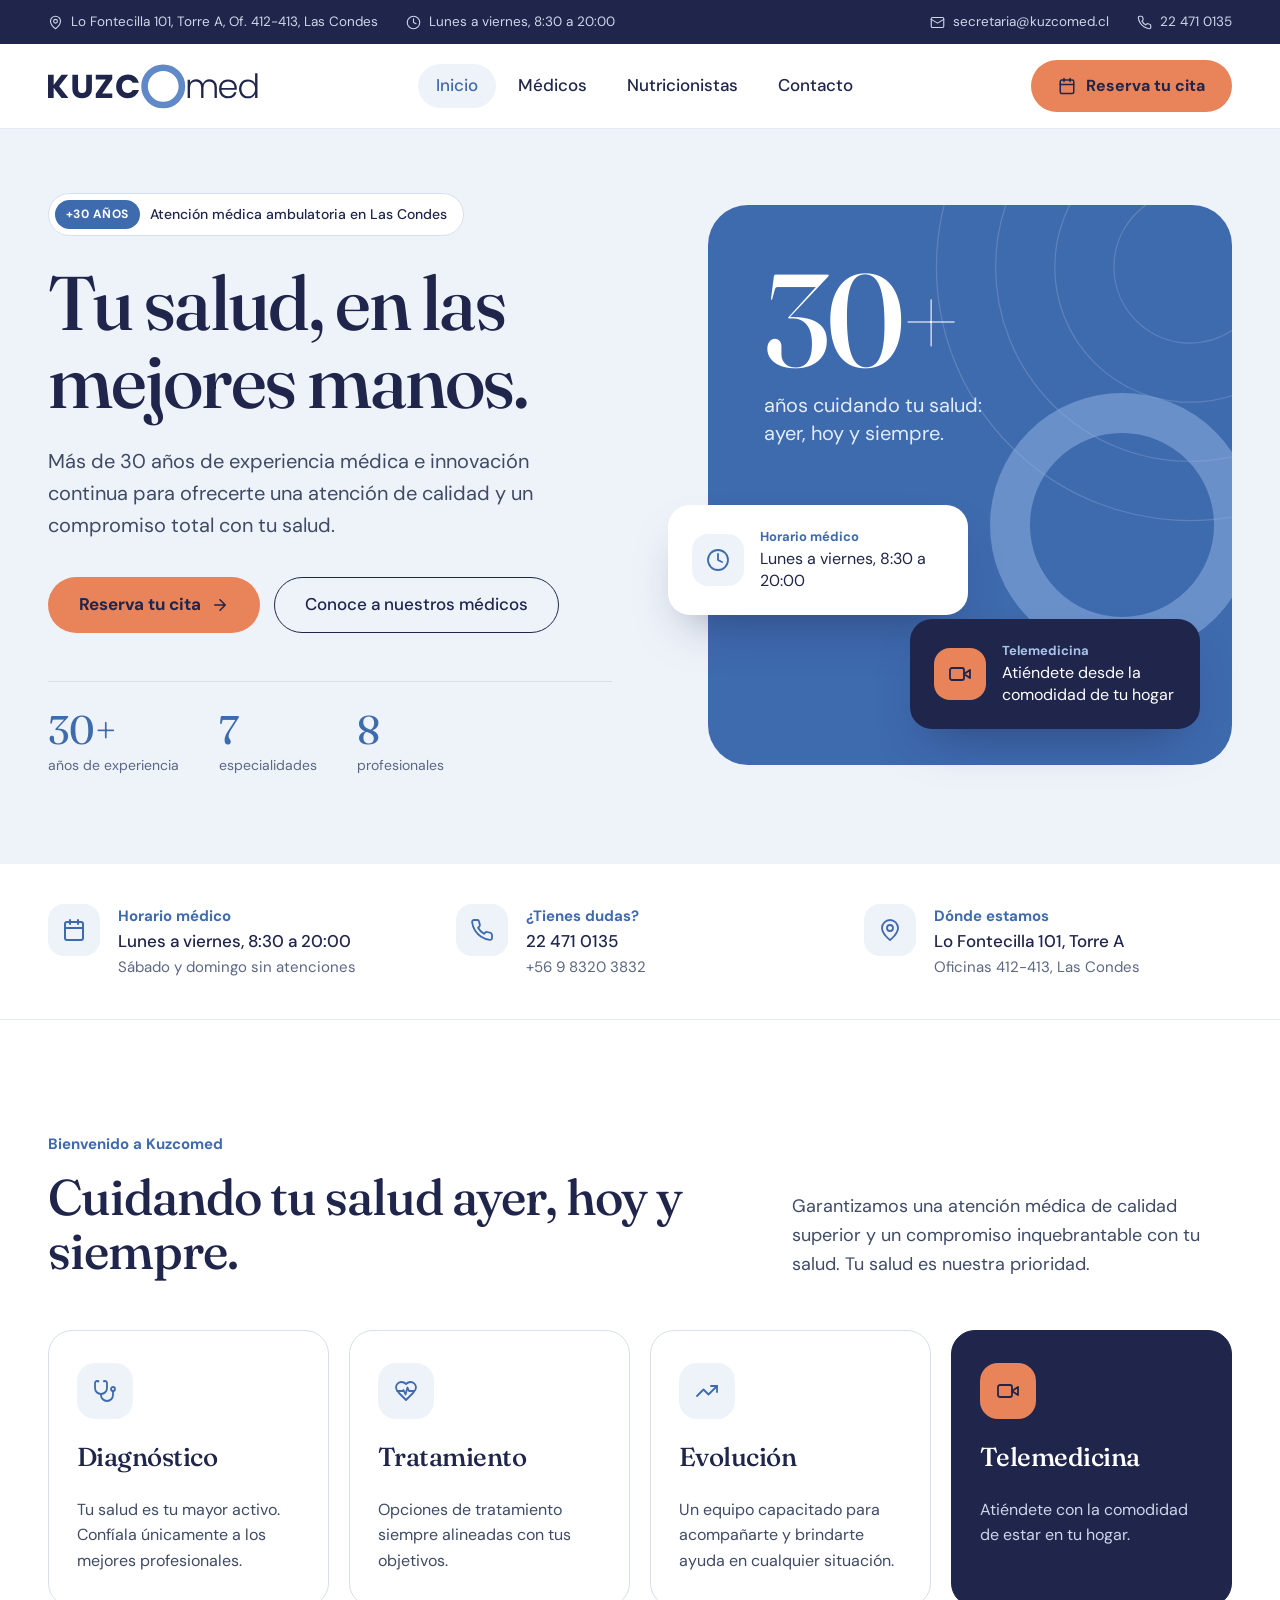
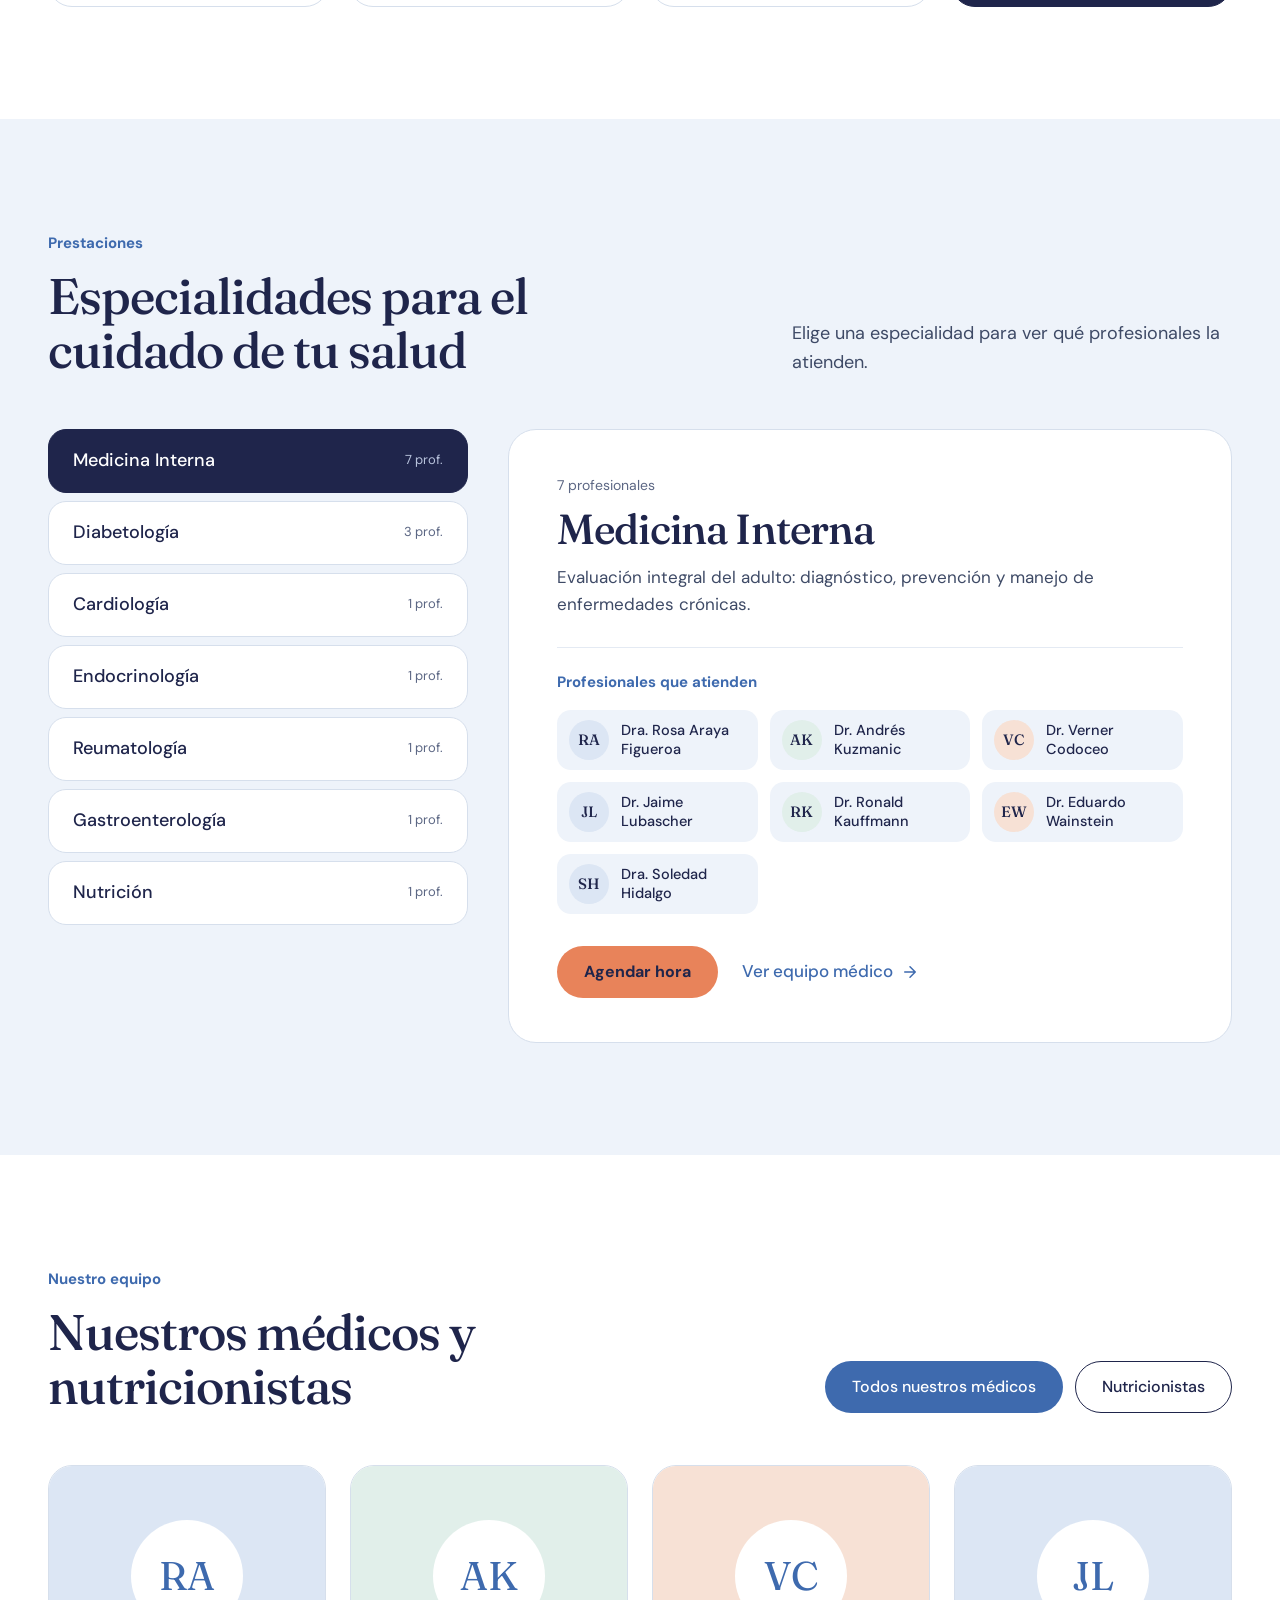
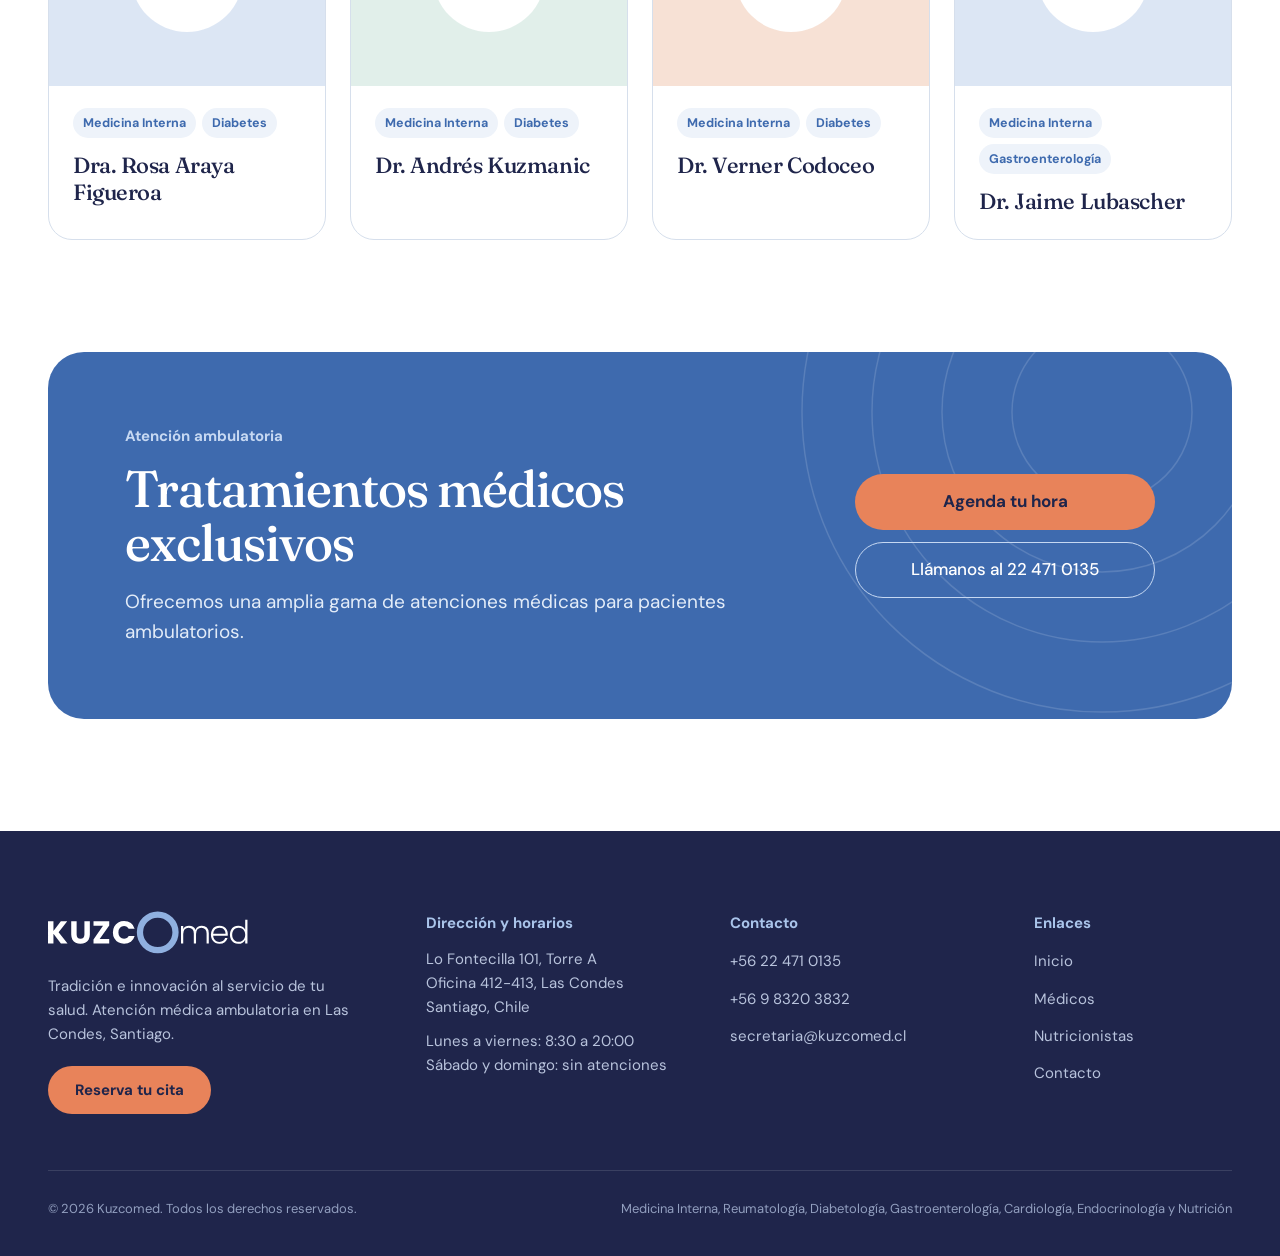
<file: index.html>
<!doctype html>
<html lang="es">
<head>
<meta charset="utf-8">
<meta name="viewport" content="width=device-width, initial-scale=1">
<title>Kuzcomed · Tradición e innovación en salud</title>
<meta name="description" content="Centro médico en Las Condes con más de 30 años de experiencia: Medicina Interna, Diabetología, Cardiología, Endocrinología, Reumatología, Gastroenterología y Nutrición.">
<meta name="theme-color" content="#1F254B">
<link rel="icon" href="assets/img/favicon.svg" type="image/svg+xml">
<link rel="preconnect" href="https://fonts.googleapis.com">
<link rel="preconnect" href="https://fonts.gstatic.com" crossorigin>
<link href="https://fonts.googleapis.com/css2?family=Fraunces:opsz,wght@9..144,400;9..144,500&amp;family=DM+Sans:opsz,wght@9..40,400;9..40,500;9..40,700&amp;display=swap" rel="stylesheet">
<link rel="stylesheet" href="assets/css/styles.css">
</head>
<body>
<a class="skip" href="#contenido">Saltar al contenido</a>
<div class="topbar">
<div class="wrap">
<div class="topbar-group"><span><svg viewBox="0 0 24 24" fill="none" stroke="currentColor" stroke-width="1.8" stroke-linecap="round" stroke-linejoin="round" aria-hidden="true"><path d="M20 10c0 6-8 12-8 12s-8-6-8-12a8 8 0 0 1 16 0z"/><circle cx="12" cy="10" r="3"/></svg>Lo Fontecilla 101, Torre A, Of. 412-413, Las Condes</span><span><svg viewBox="0 0 24 24" fill="none" stroke="currentColor" stroke-width="1.8" stroke-linecap="round" stroke-linejoin="round" aria-hidden="true"><circle cx="12" cy="12" r="10"/><path d="M12 6v6l4 2"/></svg>Lunes a viernes, 8:30 a 20:00</span></div>
<div class="topbar-group"><a href="mailto:secretaria@kuzcomed.cl"><svg viewBox="0 0 24 24" fill="none" stroke="currentColor" stroke-width="1.8" stroke-linecap="round" stroke-linejoin="round" aria-hidden="true"><rect x="2" y="4" width="20" height="16" rx="2"/><path d="m22 7-10 6L2 7"/></svg>secretaria@kuzcomed.cl</a><a href="tel:+56224710135"><svg viewBox="0 0 24 24" fill="none" stroke="currentColor" stroke-width="1.8" stroke-linecap="round" stroke-linejoin="round" aria-hidden="true"><path d="M22 16.9v3a2 2 0 0 1-2.2 2 19.8 19.8 0 0 1-8.6-3.1 19.5 19.5 0 0 1-6-6A19.8 19.8 0 0 1 2.1 4.2 2 2 0 0 1 4.1 2h3a2 2 0 0 1 2 1.7c.1.9.4 1.8.7 2.7a2 2 0 0 1-.5 2.1L8 9.8a16 16 0 0 0 6 6l1.3-1.3a2 2 0 0 1 2.1-.5c.9.3 1.8.6 2.7.7a2 2 0 0 1 1.7 2z"/></svg>22 471 0135</a></div>
</div>
</div>
<header class="header">
<div class="wrap">
<a class="brand" href="index.html"><img src="assets/img/logo.svg" alt="Kuzcomed, ir al inicio" width="210" height="45"></a>
<button class="menu-toggle" type="button" aria-expanded="false" aria-controls="nav" aria-label="Abrir menú"><svg viewBox="0 0 24 24" fill="none" stroke="currentColor" stroke-width="2" stroke-linecap="round" stroke-linejoin="round" aria-hidden="true"><path d="M4 7h16M4 12h16M4 17h16"/></svg></button>
<nav class="nav" id="nav" aria-label="Principal">
<a href="index.html" aria-current="page">Inicio</a>
<a href="medicos.html">Médicos</a>
<a href="nutricionistas.html">Nutricionistas</a>
<a href="contacto.html">Contacto</a>
<a class="btn btn-coral" href="https://kuzcomed.site.agendapro.com/cl/sucursal/17628" target="_blank" rel="noopener">Reserva tu cita</a>
</nav>
<a class="btn btn-coral" href="https://kuzcomed.site.agendapro.com/cl/sucursal/17628" target="_blank" rel="noopener"><svg viewBox="0 0 24 24" fill="none" stroke="currentColor" stroke-width="2" stroke-linecap="round" stroke-linejoin="round" aria-hidden="true"><rect x="3" y="4" width="18" height="18" rx="2"/><path d="M16 2v4M8 2v4M3 10h18"/></svg>Reserva tu cita</a>
</div>
</header>
<main id="contenido">
<section class="hero">
<div class="wrap">
<div class="hero-copy">
<span class="pill"><b>+30 AÑOS</b>Atención médica ambulatoria en Las Condes</span>
<h1>Tu salud, en las mejores manos.</h1>
<p class="hero-lead">Más de 30 años de experiencia médica e innovación continua para ofrecerte una atención de calidad y un compromiso total con tu salud.</p>
<div class="hero-actions">
<a class="btn btn-coral btn-lg" href="https://kuzcomed.site.agendapro.com/cl/sucursal/17628" target="_blank" rel="noopener">Reserva tu cita<svg viewBox="0 0 24 24" fill="none" stroke="currentColor" stroke-width="2" stroke-linecap="round" stroke-linejoin="round" aria-hidden="true"><path d="M5 12h14M12 5l7 7-7 7"/></svg></a>
<a class="btn btn-outline btn-lg" href="medicos.html">Conoce a nuestros médicos</a>
</div>
<dl class="stats">
<div><dt>años de experiencia</dt><dd>30+</dd></div>
<div><dt>especialidades</dt><dd>7</dd></div>
<div><dt>profesionales</dt><dd>8</dd></div>
</dl>
</div>
<div class="hero-visual" aria-hidden="true">
<div class="hero-panel">
<svg class="rings" viewBox="0 0 620 620" aria-hidden="true"><g fill="none" stroke="#FFFFFF" stroke-opacity="0.16" stroke-width="1.5"><circle cx="310" cy="310" r="90"/><circle cx="310" cy="310" r="160"/><circle cx="310" cy="310" r="230"/><circle cx="310" cy="310" r="300"/></g></svg>
<svg class="ring-big" viewBox="0 0 300 300"><circle cx="150" cy="150" r="112" fill="none" stroke="#8FB0E0" stroke-opacity="0.55" stroke-width="40"/></svg>
<div class="hero-figure"><strong>30+</strong><span>años cuidando tu salud: ayer, hoy y siempre.</span></div>
</div>
<div class="float-card float-hours"><span class="ico"><svg viewBox="0 0 24 24" fill="none" stroke="currentColor" stroke-width="1.8" stroke-linecap="round" stroke-linejoin="round" aria-hidden="true"><circle cx="12" cy="12" r="10"/><path d="M12 6v6l4 2"/></svg></span><div><small>Horario médico</small><p>Lunes a viernes, 8:30 a 20:00</p></div></div>
<div class="float-card float-tele"><span class="ico"><svg viewBox="0 0 24 24" fill="none" stroke="currentColor" stroke-width="1.8" stroke-linecap="round" stroke-linejoin="round" aria-hidden="true"><rect x="2" y="6" width="14" height="12" rx="2"/><path d="m22 8-6 4 6 4V8z"/></svg></span><div><small>Telemedicina</small><p>Atiéndete desde la comodidad de tu hogar</p></div></div>
</div>
</div>
</section>

<section class="facts" aria-label="Información práctica">
<div class="wrap">
<div class="fact"><span class="icon-box"><svg viewBox="0 0 24 24" fill="none" stroke="currentColor" stroke-width="2" stroke-linecap="round" stroke-linejoin="round" aria-hidden="true"><rect x="3" y="4" width="18" height="18" rx="2"/><path d="M16 2v4M8 2v4M3 10h18"/></svg></span><div><h2>Horario médico</h2><p>Lunes a viernes, 8:30 a 20:00</p><p>Sábado y domingo sin atenciones</p></div></div>
<div class="fact"><span class="icon-box"><svg viewBox="0 0 24 24" fill="none" stroke="currentColor" stroke-width="1.8" stroke-linecap="round" stroke-linejoin="round" aria-hidden="true"><path d="M22 16.9v3a2 2 0 0 1-2.2 2 19.8 19.8 0 0 1-8.6-3.1 19.5 19.5 0 0 1-6-6A19.8 19.8 0 0 1 2.1 4.2 2 2 0 0 1 4.1 2h3a2 2 0 0 1 2 1.7c.1.9.4 1.8.7 2.7a2 2 0 0 1-.5 2.1L8 9.8a16 16 0 0 0 6 6l1.3-1.3a2 2 0 0 1 2.1-.5c.9.3 1.8.6 2.7.7a2 2 0 0 1 1.7 2z"/></svg></span><div><h2>¿Tienes dudas?</h2><a href="tel:+56224710135">22 471 0135</a><a href="tel:+56983203832">+56 9 8320 3832</a></div></div>
<div class="fact"><span class="icon-box"><svg viewBox="0 0 24 24" fill="none" stroke="currentColor" stroke-width="1.8" stroke-linecap="round" stroke-linejoin="round" aria-hidden="true"><path d="M20 10c0 6-8 12-8 12s-8-6-8-12a8 8 0 0 1 16 0z"/><circle cx="12" cy="10" r="3"/></svg></span><div><h2>Dónde estamos</h2><p>Lo Fontecilla 101, Torre A</p><p>Oficinas 412-413, Las Condes</p></div></div>
</div>
</section>

<section class="section">
<div class="wrap">
<div class="section-head">
<div><span class="kicker">Bienvenido a Kuzcomed</span><h2>Cuidando tu salud ayer, hoy y siempre.</h2></div>
<p>Garantizamos una atención médica de calidad superior y un compromiso inquebrantable con tu salud. Tu salud es nuestra prioridad.</p>
</div>
<div class="services">
<article class="service"><span class="icon-box"><svg viewBox="0 0 24 24" fill="none" stroke="currentColor" stroke-width="1.8" stroke-linecap="round" stroke-linejoin="round" aria-hidden="true"><path d="M4.8 2.3A.3.3 0 1 0 5 2H4a2 2 0 0 0-2 2v5a6 6 0 0 0 6 6 6 6 0 0 0 6-6V4a2 2 0 0 0-2-2h-1a.2.2 0 1 0 .3.3"/><path d="M8 15v1a6 6 0 0 0 6 6 6 6 0 0 0 6-6v-4"/><circle cx="20" cy="10" r="2"/></svg></span><h3>Diagnóstico</h3><p>Tu salud es tu mayor activo. Confíala únicamente a los mejores profesionales.</p></article>
<article class="service"><span class="icon-box"><svg viewBox="0 0 24 24" fill="none" stroke="currentColor" stroke-width="1.8" stroke-linecap="round" stroke-linejoin="round" aria-hidden="true"><path d="M19 14c1.5-1.5 3-3.2 3-5.5A5.5 5.5 0 0 0 16.5 3c-1.8 0-3 .5-4.5 2-1.5-1.5-2.7-2-4.5-2A5.5 5.5 0 0 0 2 8.5c0 2.3 1.5 4 3 5.5l7 7z"/><path d="M3.2 12H9l.5-1 2 4.5 2-7 1.5 3.5h5.3"/></svg></span><h3>Tratamiento</h3><p>Opciones de tratamiento siempre alineadas con tus objetivos.</p></article>
<article class="service"><span class="icon-box"><svg viewBox="0 0 24 24" fill="none" stroke="currentColor" stroke-width="1.8" stroke-linecap="round" stroke-linejoin="round" aria-hidden="true"><path d="M22 7 13.5 15.5 8.5 10.5 2 17"/><path d="M16 7h6v6"/></svg></span><h3>Evolución</h3><p>Un equipo capacitado para acompañarte y brindarte ayuda en cualquier situación.</p></article>
<article class="service service-dark"><span class="icon-box"><svg viewBox="0 0 24 24" fill="none" stroke="currentColor" stroke-width="1.8" stroke-linecap="round" stroke-linejoin="round" aria-hidden="true"><rect x="2" y="6" width="14" height="12" rx="2"/><path d="m22 8-6 4 6 4V8z"/></svg></span><h3>Telemedicina</h3><p>Atiéndete con la comodidad de estar en tu hogar.</p></article>
</div>
</div>
</section>

<section class="section section-mist">
<div class="wrap">
<div class="section-head">
<div><span class="kicker">Prestaciones</span><h2>Especialidades para el cuidado de tu salud</h2></div>
<p>Elige una especialidad para ver qué profesionales la atienden.</p>
</div>
<div class="specs">
<div class="spec-list" role="tablist" aria-label="Especialidades" aria-orientation="vertical">
<button class="spec-btn" type="button" role="tab" id="tab-medicina-interna" aria-controls="panel-medicina-interna" aria-selected="true" tabindex="0">Medicina Interna<span>7 prof.</span></button>
<button class="spec-btn" type="button" role="tab" id="tab-diabetes" aria-controls="panel-diabetes" aria-selected="false" tabindex="-1">Diabetología<span>3 prof.</span></button>
<button class="spec-btn" type="button" role="tab" id="tab-cardiologia" aria-controls="panel-cardiologia" aria-selected="false" tabindex="-1">Cardiología<span>1 prof.</span></button>
<button class="spec-btn" type="button" role="tab" id="tab-endocrinologia" aria-controls="panel-endocrinologia" aria-selected="false" tabindex="-1">Endocrinología<span>1 prof.</span></button>
<button class="spec-btn" type="button" role="tab" id="tab-reumatologia" aria-controls="panel-reumatologia" aria-selected="false" tabindex="-1">Reumatología<span>1 prof.</span></button>
<button class="spec-btn" type="button" role="tab" id="tab-gastroenterologia" aria-controls="panel-gastroenterologia" aria-selected="false" tabindex="-1">Gastroenterología<span>1 prof.</span></button>
<button class="spec-btn" type="button" role="tab" id="tab-nutricion" aria-controls="panel-nutricion" aria-selected="false" tabindex="-1">Nutrición<span>1 prof.</span></button>
</div>
<div>
<div class="spec-panel" role="tabpanel" id="panel-medicina-interna" aria-labelledby="tab-medicina-interna">
<span class="count">7 profesionales</span>
<h3>Medicina Interna</h3>
<p>Evaluación integral del adulto: diagnóstico, prevención y manejo de enfermedades crónicas.</p>
<hr>
<h4>Profesionales que atienden</h4>
<ul class="people"><li><span class="avatar tint-1" aria-hidden="true">RA</span>Dra. Rosa Araya Figueroa</li><li><span class="avatar tint-2" aria-hidden="true">AK</span>Dr. Andrés Kuzmanic</li><li><span class="avatar tint-3" aria-hidden="true">VC</span>Dr. Verner Codoceo</li><li><span class="avatar tint-1" aria-hidden="true">JL</span>Dr. Jaime Lubascher</li><li><span class="avatar tint-2" aria-hidden="true">RK</span>Dr. Ronald Kauffmann</li><li><span class="avatar tint-3" aria-hidden="true">EW</span>Dr. Eduardo Wainstein</li><li><span class="avatar tint-1" aria-hidden="true">SH</span>Dra. Soledad Hidalgo</li></ul>
<div class="spec-actions">
<a class="btn btn-coral" href="https://kuzcomed.site.agendapro.com/cl/sucursal/17628" target="_blank" rel="noopener">Agendar hora</a>
<a class="link-arrow" href="medicos.html">Ver equipo médico<svg viewBox="0 0 24 24" fill="none" stroke="currentColor" stroke-width="2" stroke-linecap="round" stroke-linejoin="round" aria-hidden="true"><path d="M5 12h14M12 5l7 7-7 7"/></svg></a>
</div>
</div>
<div class="spec-panel" role="tabpanel" id="panel-diabetes" aria-labelledby="tab-diabetes" hidden>
<span class="count">3 profesionales</span>
<h3>Diabetología</h3>
<p>Diagnóstico, control y seguimiento de la diabetes y sus complicaciones.</p>
<hr>
<h4>Profesionales que atienden</h4>
<ul class="people"><li><span class="avatar tint-1" aria-hidden="true">RA</span>Dra. Rosa Araya Figueroa</li><li><span class="avatar tint-2" aria-hidden="true">AK</span>Dr. Andrés Kuzmanic</li><li><span class="avatar tint-3" aria-hidden="true">VC</span>Dr. Verner Codoceo</li></ul>
<div class="spec-actions">
<a class="btn btn-coral" href="https://kuzcomed.site.agendapro.com/cl/sucursal/17628" target="_blank" rel="noopener">Agendar hora</a>
<a class="link-arrow" href="medicos.html">Ver equipo médico<svg viewBox="0 0 24 24" fill="none" stroke="currentColor" stroke-width="2" stroke-linecap="round" stroke-linejoin="round" aria-hidden="true"><path d="M5 12h14M12 5l7 7-7 7"/></svg></a>
</div>
</div>
<div class="spec-panel" role="tabpanel" id="panel-cardiologia" aria-labelledby="tab-cardiologia" hidden>
<span class="count">1 profesional</span>
<h3>Cardiología</h3>
<p>Cuidado del corazón y del sistema circulatorio.</p>
<hr>
<h4>Profesionales que atienden</h4>
<ul class="people"><li><span class="avatar tint-2" aria-hidden="true">RK</span>Dr. Ronald Kauffmann</li></ul>
<div class="spec-actions">
<a class="btn btn-coral" href="https://kuzcomed.site.agendapro.com/cl/sucursal/17628" target="_blank" rel="noopener">Agendar hora</a>
<a class="link-arrow" href="medicos.html">Ver equipo médico<svg viewBox="0 0 24 24" fill="none" stroke="currentColor" stroke-width="2" stroke-linecap="round" stroke-linejoin="round" aria-hidden="true"><path d="M5 12h14M12 5l7 7-7 7"/></svg></a>
</div>
</div>
<div class="spec-panel" role="tabpanel" id="panel-endocrinologia" aria-labelledby="tab-endocrinologia" hidden>
<span class="count">1 profesional</span>
<h3>Endocrinología</h3>
<p>Hormonas y metabolismo: tiroides, glándulas y trastornos metabólicos.</p>
<hr>
<h4>Profesionales que atienden</h4>
<ul class="people"><li><span class="avatar tint-1" aria-hidden="true">SH</span>Dra. Soledad Hidalgo</li></ul>
<div class="spec-actions">
<a class="btn btn-coral" href="https://kuzcomed.site.agendapro.com/cl/sucursal/17628" target="_blank" rel="noopener">Agendar hora</a>
<a class="link-arrow" href="medicos.html">Ver equipo médico<svg viewBox="0 0 24 24" fill="none" stroke="currentColor" stroke-width="2" stroke-linecap="round" stroke-linejoin="round" aria-hidden="true"><path d="M5 12h14M12 5l7 7-7 7"/></svg></a>
</div>
</div>
<div class="spec-panel" role="tabpanel" id="panel-reumatologia" aria-labelledby="tab-reumatologia" hidden>
<span class="count">1 profesional</span>
<h3>Reumatología</h3>
<p>Enfermedades de las articulaciones, los músculos y el sistema inmune.</p>
<hr>
<h4>Profesionales que atienden</h4>
<ul class="people"><li><span class="avatar tint-3" aria-hidden="true">EW</span>Dr. Eduardo Wainstein</li></ul>
<div class="spec-actions">
<a class="btn btn-coral" href="https://kuzcomed.site.agendapro.com/cl/sucursal/17628" target="_blank" rel="noopener">Agendar hora</a>
<a class="link-arrow" href="medicos.html">Ver equipo médico<svg viewBox="0 0 24 24" fill="none" stroke="currentColor" stroke-width="2" stroke-linecap="round" stroke-linejoin="round" aria-hidden="true"><path d="M5 12h14M12 5l7 7-7 7"/></svg></a>
</div>
</div>
<div class="spec-panel" role="tabpanel" id="panel-gastroenterologia" aria-labelledby="tab-gastroenterologia" hidden>
<span class="count">1 profesional</span>
<h3>Gastroenterología</h3>
<p>Salud del sistema digestivo: estómago, intestino e hígado.</p>
<hr>
<h4>Profesionales que atienden</h4>
<ul class="people"><li><span class="avatar tint-1" aria-hidden="true">JL</span>Dr. Jaime Lubascher</li></ul>
<div class="spec-actions">
<a class="btn btn-coral" href="https://kuzcomed.site.agendapro.com/cl/sucursal/17628" target="_blank" rel="noopener">Agendar hora</a>
<a class="link-arrow" href="medicos.html">Ver equipo médico<svg viewBox="0 0 24 24" fill="none" stroke="currentColor" stroke-width="2" stroke-linecap="round" stroke-linejoin="round" aria-hidden="true"><path d="M5 12h14M12 5l7 7-7 7"/></svg></a>
</div>
</div>
<div class="spec-panel" role="tabpanel" id="panel-nutricion" aria-labelledby="tab-nutricion" hidden>
<span class="count">1 profesional</span>
<h3>Nutrición</h3>
<p>Alimentación y hábitos a la medida de tus objetivos de salud.</p>
<hr>
<h4>Profesionales que atienden</h4>
<ul class="people"><li><span class="avatar tint-2" aria-hidden="true">PP</span>Nut. Patricia Padrón</li></ul>
<div class="spec-actions">
<a class="btn btn-coral" href="https://kuzcomed.site.agendapro.com/cl/sucursal/17628" target="_blank" rel="noopener">Agendar hora</a>
<a class="link-arrow" href="nutricionistas.html">Ver nutricionistas<svg viewBox="0 0 24 24" fill="none" stroke="currentColor" stroke-width="2" stroke-linecap="round" stroke-linejoin="round" aria-hidden="true"><path d="M5 12h14M12 5l7 7-7 7"/></svg></a>
</div>
</div>
</div>
</div>
</div>
</section>

<section class="section">
<div class="wrap">
<div class="section-head">
<div><span class="kicker">Nuestro equipo</span><h2>Nuestros médicos y nutricionistas</h2></div>
<div class="actions">
<a class="btn btn-blue" href="medicos.html">Todos nuestros médicos</a>
<a class="btn btn-outline" href="nutricionistas.html">Nutricionistas</a>
</div>
</div>
<div class="team">
<a class="doc" data-specs="medicina-interna diabetes" href="medicos.html">
<div class="doc-photo tint-1"><span class="monogram" aria-hidden="true">RA</span></div>
<div class="doc-body">
<ul class="tags" aria-label="Especialidades"><li>Medicina Interna</li><li>Diabetes</li></ul>
<h3>Dra. Rosa Araya Figueroa</h3>

</div>
</a>
<a class="doc" data-specs="medicina-interna diabetes" href="medicos.html">
<div class="doc-photo tint-2"><span class="monogram" aria-hidden="true">AK</span></div>
<div class="doc-body">
<ul class="tags" aria-label="Especialidades"><li>Medicina Interna</li><li>Diabetes</li></ul>
<h3>Dr. Andrés Kuzmanic</h3>

</div>
</a>
<a class="doc" data-specs="medicina-interna diabetes" href="medicos.html">
<div class="doc-photo tint-3"><span class="monogram" aria-hidden="true">VC</span></div>
<div class="doc-body">
<ul class="tags" aria-label="Especialidades"><li>Medicina Interna</li><li>Diabetes</li></ul>
<h3>Dr. Verner Codoceo</h3>

</div>
</a>
<a class="doc" data-specs="medicina-interna gastroenterologia" href="medicos.html">
<div class="doc-photo tint-1"><span class="monogram" aria-hidden="true">JL</span></div>
<div class="doc-body">
<ul class="tags" aria-label="Especialidades"><li>Medicina Interna</li><li>Gastroenterología</li></ul>
<h3>Dr. Jaime Lubascher</h3>

</div>
</a>
</div>
</div>
</section>
<section class="cta">
<div class="wrap">
<div class="cta-box">
<svg class="rings" viewBox="0 0 620 620" aria-hidden="true"><g fill="none" stroke="#FFFFFF" stroke-opacity="0.14" stroke-width="1.5"><circle cx="310" cy="310" r="90"/><circle cx="310" cy="310" r="160"/><circle cx="310" cy="310" r="230"/><circle cx="310" cy="310" r="300"/></g></svg>
<div class="cta-copy">
<span class="kicker">Atención ambulatoria</span>
<h2>Tratamientos médicos exclusivos</h2>
<p>Ofrecemos una amplia gama de atenciones médicas para pacientes ambulatorios.</p>
</div>
<div class="cta-actions">
<a class="btn btn-coral btn-lg" href="https://kuzcomed.site.agendapro.com/cl/sucursal/17628" target="_blank" rel="noopener">Agenda tu hora</a>
<a class="btn btn-outline-light btn-lg" href="tel:+56224710135">Llámanos al 22 471 0135</a>
</div>
</div>
</div>
</section>
</main>
<footer class="footer">
<div class="wrap">
<div class="footer-grid">
<div class="footer-brand">
<img src="assets/img/logo-blanco.svg" alt="Kuzcomed" width="200" height="43">
<p>Tradición e innovación al servicio de tu salud. Atención médica ambulatoria en Las Condes, Santiago.</p>
<a class="btn btn-coral" href="https://kuzcomed.site.agendapro.com/cl/sucursal/17628" target="_blank" rel="noopener">Reserva tu cita</a>
</div>
<div>
<h2>Dirección y horarios</h2>
<p>Lo Fontecilla 101, Torre A<br>Oficina 412-413, Las Condes<br>Santiago, Chile</p>
<p>Lunes a viernes: 8:30 a 20:00<br>Sábado y domingo: sin atenciones</p>
</div>
<div>
<h2>Contacto</h2>
<ul>
<li><a href="tel:+56224710135">+56 22 471 0135</a></li>
<li><a href="tel:+56983203832">+56 9 8320 3832</a></li>
<li><a href="mailto:secretaria@kuzcomed.cl">secretaria@kuzcomed.cl</a></li>
</ul>
</div>
<div>
<h2>Enlaces</h2>
<ul>
<li><a href="index.html">Inicio</a></li>
<li><a href="medicos.html">Médicos</a></li>
<li><a href="nutricionistas.html">Nutricionistas</a></li>
<li><a href="contacto.html">Contacto</a></li>
</ul>
</div>
</div>
<div class="footer-bottom">
<span>© <span data-year>2026</span> Kuzcomed. Todos los derechos reservados.</span>
<span>Medicina Interna, Reumatología, Diabetología, Gastroenterología, Cardiología, Endocrinología y Nutrición</span>
</div>
</div>
</footer>
<script src="assets/js/main.js"></script>
</body>
</html>
</file>
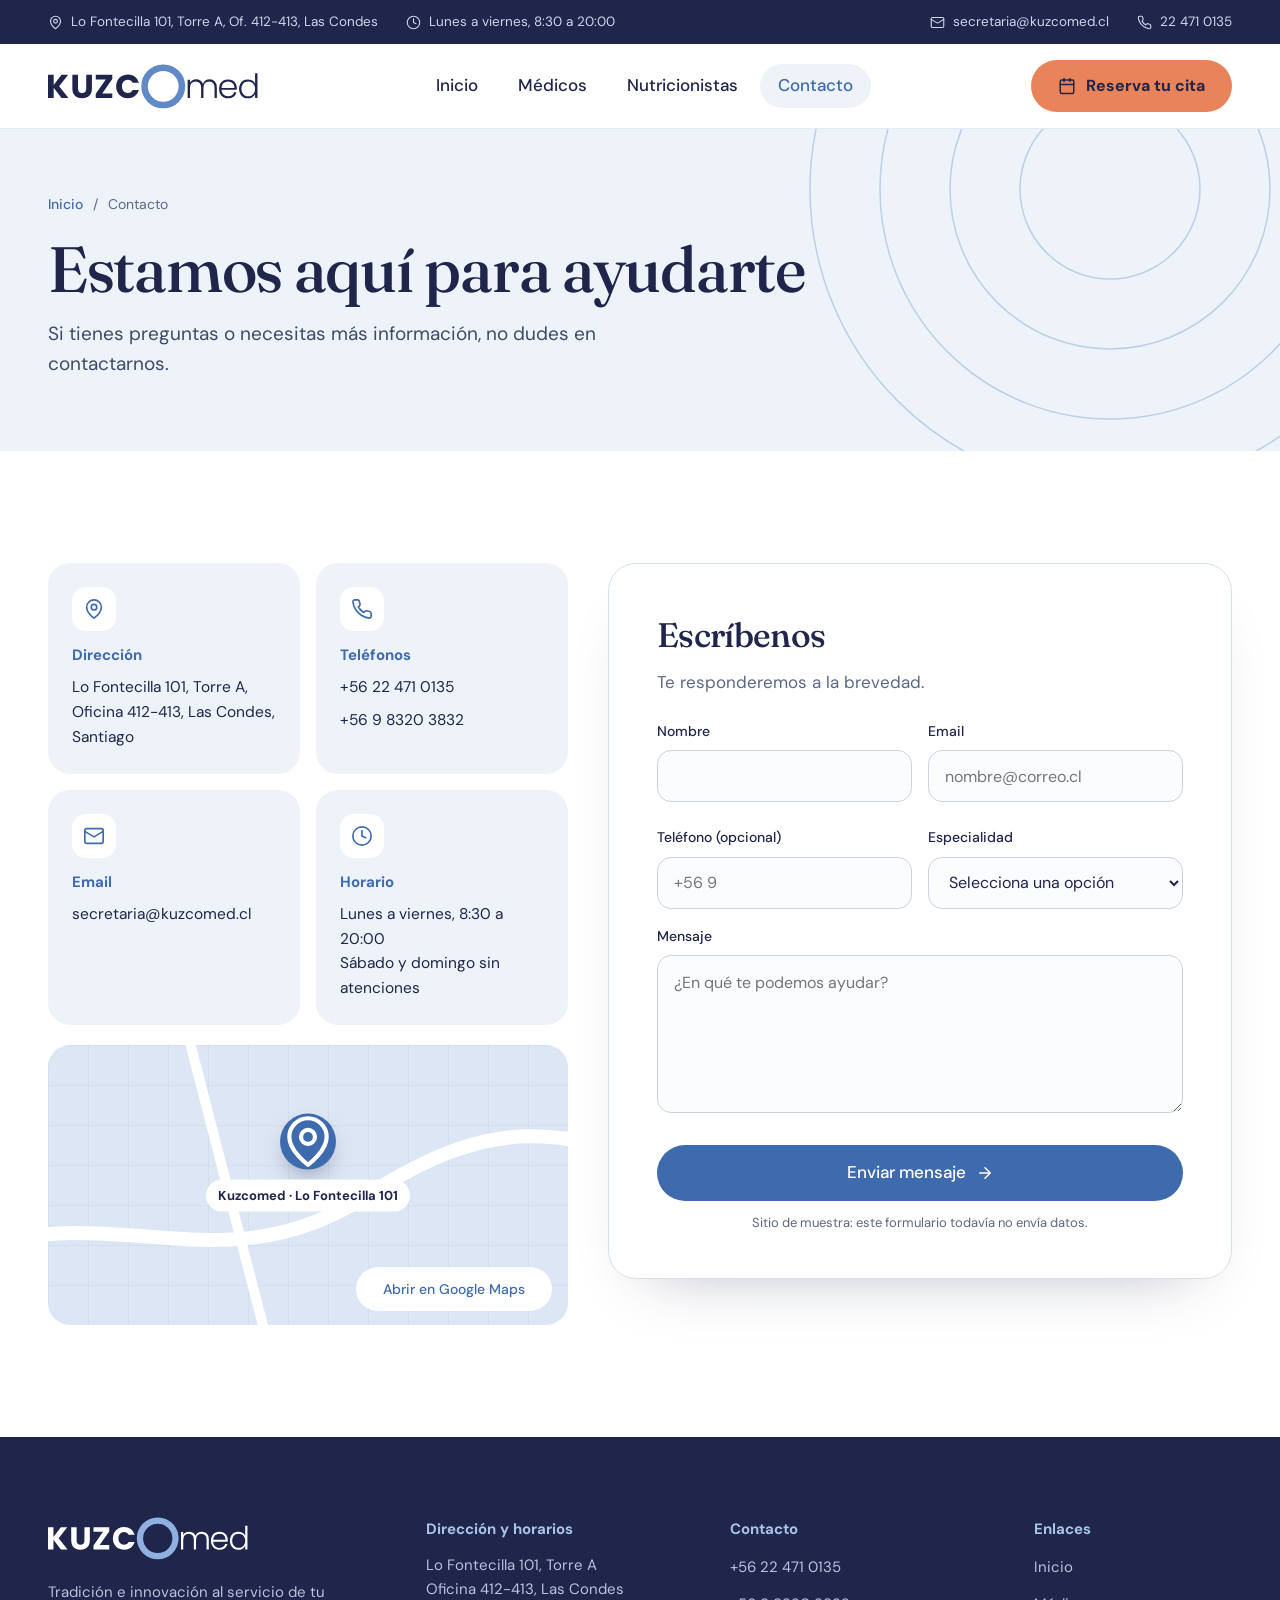
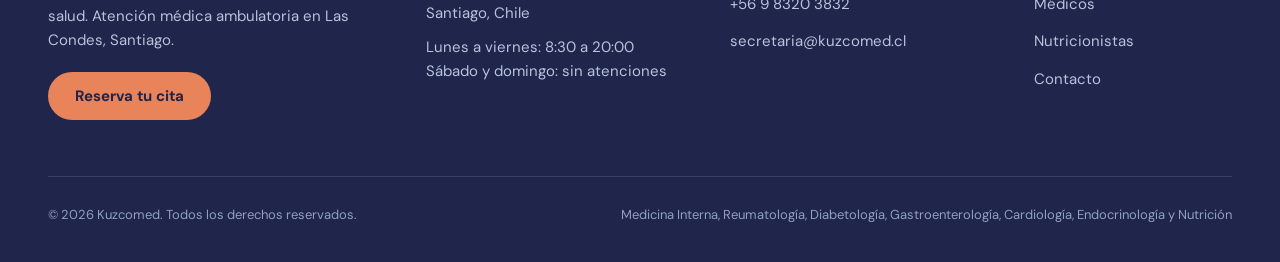
<file: contacto.html>
<!doctype html>
<html lang="es">
<head>
<meta charset="utf-8">
<meta name="viewport" content="width=device-width, initial-scale=1">
<title>Contacto · Kuzcomed</title>
<meta name="description" content="Contacta a Kuzcomed: Lo Fontecilla 101, Torre A, Oficina 412-413, Las Condes. Teléfono 22 471 0135.">
<meta name="theme-color" content="#1F254B">
<link rel="icon" href="assets/img/favicon.svg" type="image/svg+xml">
<link rel="preconnect" href="https://fonts.googleapis.com">
<link rel="preconnect" href="https://fonts.gstatic.com" crossorigin>
<link href="https://fonts.googleapis.com/css2?family=Fraunces:opsz,wght@9..144,400;9..144,500&amp;family=DM+Sans:opsz,wght@9..40,400;9..40,500;9..40,700&amp;display=swap" rel="stylesheet">
<link rel="stylesheet" href="assets/css/styles.css">
</head>
<body>
<a class="skip" href="#contenido">Saltar al contenido</a>
<div class="topbar">
<div class="wrap">
<div class="topbar-group"><span><svg viewBox="0 0 24 24" fill="none" stroke="currentColor" stroke-width="1.8" stroke-linecap="round" stroke-linejoin="round" aria-hidden="true"><path d="M20 10c0 6-8 12-8 12s-8-6-8-12a8 8 0 0 1 16 0z"/><circle cx="12" cy="10" r="3"/></svg>Lo Fontecilla 101, Torre A, Of. 412-413, Las Condes</span><span><svg viewBox="0 0 24 24" fill="none" stroke="currentColor" stroke-width="1.8" stroke-linecap="round" stroke-linejoin="round" aria-hidden="true"><circle cx="12" cy="12" r="10"/><path d="M12 6v6l4 2"/></svg>Lunes a viernes, 8:30 a 20:00</span></div>
<div class="topbar-group"><a href="mailto:secretaria@kuzcomed.cl"><svg viewBox="0 0 24 24" fill="none" stroke="currentColor" stroke-width="1.8" stroke-linecap="round" stroke-linejoin="round" aria-hidden="true"><rect x="2" y="4" width="20" height="16" rx="2"/><path d="m22 7-10 6L2 7"/></svg>secretaria@kuzcomed.cl</a><a href="tel:+56224710135"><svg viewBox="0 0 24 24" fill="none" stroke="currentColor" stroke-width="1.8" stroke-linecap="round" stroke-linejoin="round" aria-hidden="true"><path d="M22 16.9v3a2 2 0 0 1-2.2 2 19.8 19.8 0 0 1-8.6-3.1 19.5 19.5 0 0 1-6-6A19.8 19.8 0 0 1 2.1 4.2 2 2 0 0 1 4.1 2h3a2 2 0 0 1 2 1.7c.1.9.4 1.8.7 2.7a2 2 0 0 1-.5 2.1L8 9.8a16 16 0 0 0 6 6l1.3-1.3a2 2 0 0 1 2.1-.5c.9.3 1.8.6 2.7.7a2 2 0 0 1 1.7 2z"/></svg>22 471 0135</a></div>
</div>
</div>
<header class="header">
<div class="wrap">
<a class="brand" href="index.html"><img src="assets/img/logo.svg" alt="Kuzcomed, ir al inicio" width="210" height="45"></a>
<button class="menu-toggle" type="button" aria-expanded="false" aria-controls="nav" aria-label="Abrir menú"><svg viewBox="0 0 24 24" fill="none" stroke="currentColor" stroke-width="2" stroke-linecap="round" stroke-linejoin="round" aria-hidden="true"><path d="M4 7h16M4 12h16M4 17h16"/></svg></button>
<nav class="nav" id="nav" aria-label="Principal">
<a href="index.html">Inicio</a>
<a href="medicos.html">Médicos</a>
<a href="nutricionistas.html">Nutricionistas</a>
<a href="contacto.html" aria-current="page">Contacto</a>
<a class="btn btn-coral" href="https://kuzcomed.site.agendapro.com/cl/sucursal/17628" target="_blank" rel="noopener">Reserva tu cita</a>
</nav>
<a class="btn btn-coral" href="https://kuzcomed.site.agendapro.com/cl/sucursal/17628" target="_blank" rel="noopener"><svg viewBox="0 0 24 24" fill="none" stroke="currentColor" stroke-width="2" stroke-linecap="round" stroke-linejoin="round" aria-hidden="true"><rect x="3" y="4" width="18" height="18" rx="2"/><path d="M16 2v4M8 2v4M3 10h18"/></svg>Reserva tu cita</a>
</div>
</header>
<main id="contenido">
<section class="page-hero">
<svg class="rings" viewBox="0 0 620 620" aria-hidden="true"><g fill="none" stroke="#5F89C7" stroke-opacity="0.35" stroke-width="1.5"><circle cx="310" cy="310" r="90"/><circle cx="310" cy="310" r="160"/><circle cx="310" cy="310" r="230"/><circle cx="310" cy="310" r="300"/></g></svg>
<div class="wrap">
<ol class="crumbs" aria-label="Ruta"><li><a href="index.html">Inicio</a></li><li aria-current="page">Contacto</li></ol>
<h1>Estamos aquí para ayudarte</h1>
<p>Si tienes preguntas o necesitas más información, no dudes en contactarnos.</p>
</div>
</section>

<section class="section">
<div class="wrap">
<div class="contact">
<div>
<div class="info-grid">
<div class="info"><span class="icon-box"><svg viewBox="0 0 24 24" fill="none" stroke="currentColor" stroke-width="1.8" stroke-linecap="round" stroke-linejoin="round" aria-hidden="true"><path d="M20 10c0 6-8 12-8 12s-8-6-8-12a8 8 0 0 1 16 0z"/><circle cx="12" cy="10" r="3"/></svg></span><h2>Dirección</h2><p>Lo Fontecilla 101, Torre A, Oficina 412-413, Las Condes, Santiago</p></div>
<div class="info"><span class="icon-box"><svg viewBox="0 0 24 24" fill="none" stroke="currentColor" stroke-width="1.8" stroke-linecap="round" stroke-linejoin="round" aria-hidden="true"><path d="M22 16.9v3a2 2 0 0 1-2.2 2 19.8 19.8 0 0 1-8.6-3.1 19.5 19.5 0 0 1-6-6A19.8 19.8 0 0 1 2.1 4.2 2 2 0 0 1 4.1 2h3a2 2 0 0 1 2 1.7c.1.9.4 1.8.7 2.7a2 2 0 0 1-.5 2.1L8 9.8a16 16 0 0 0 6 6l1.3-1.3a2 2 0 0 1 2.1-.5c.9.3 1.8.6 2.7.7a2 2 0 0 1 1.7 2z"/></svg></span><h2>Teléfonos</h2><a href="tel:+56224710135">+56 22 471 0135</a><a href="tel:+56983203832">+56 9 8320 3832</a></div>
<div class="info"><span class="icon-box"><svg viewBox="0 0 24 24" fill="none" stroke="currentColor" stroke-width="1.8" stroke-linecap="round" stroke-linejoin="round" aria-hidden="true"><rect x="2" y="4" width="20" height="16" rx="2"/><path d="m22 7-10 6L2 7"/></svg></span><h2>Email</h2><a href="mailto:secretaria@kuzcomed.cl">secretaria@kuzcomed.cl</a></div>
<div class="info"><span class="icon-box"><svg viewBox="0 0 24 24" fill="none" stroke="currentColor" stroke-width="1.8" stroke-linecap="round" stroke-linejoin="round" aria-hidden="true"><circle cx="12" cy="12" r="10"/><path d="M12 6v6l4 2"/></svg></span><h2>Horario</h2><p>Lunes a viernes, 8:30 a 20:00<br>Sábado y domingo sin atenciones</p></div>
</div>
<div class="map">
<svg class="map-bg" aria-hidden="true" preserveAspectRatio="xMidYMid slice" viewBox="0 0 600 280"><defs><pattern id="grid" width="40" height="40" patternUnits="userSpaceOnUse"><path d="M40 0H0V40" fill="none" stroke="#3E6AAE" stroke-opacity="0.12"/></pattern></defs><rect width="600" height="280" fill="url(#grid)"/><path d="M-20 200 C 120 160, 220 240, 360 150 S 560 90, 700 130" fill="none" stroke="#fff" stroke-width="14"/><path d="M180 -10 L 260 300" fill="none" stroke="#fff" stroke-width="10"/></svg>
<div class="map-pin" aria-hidden="true"><span><svg viewBox="0 0 24 24" fill="none" stroke="currentColor" stroke-width="1.8" stroke-linecap="round" stroke-linejoin="round" aria-hidden="true"><path d="M20 10c0 6-8 12-8 12s-8-6-8-12a8 8 0 0 1 16 0z"/><circle cx="12" cy="10" r="3"/></svg></span><span>Kuzcomed · Lo Fontecilla 101</span></div>
<a class="btn" href="https://www.google.com/maps/search/?api=1&amp;query=Lo+Fontecilla+101+Las+Condes" target="_blank" rel="noopener">Abrir en Google Maps</a>
</div>
</div>

<div class="form-card">
<form id="contact-form" novalidate>
<h2>Escríbenos</h2>
<p class="sub">Te responderemos a la brevedad.</p>
<div class="form-grid">
<div class="field"><label for="nombre">Nombre</label><input id="nombre" name="nombre" type="text" autocomplete="name" required aria-describedby="nombre-err"><span class="error" id="nombre-err"></span></div>
<div class="field"><label for="email">Email</label><input id="email" name="email" type="email" autocomplete="email" placeholder="nombre@correo.cl" required aria-describedby="email-err"><span class="error" id="email-err"></span></div>
<div class="field"><label for="telefono">Teléfono (opcional)</label><input id="telefono" name="telefono" type="tel" autocomplete="tel" placeholder="+56 9"></div>
<div class="field"><label for="especialidad">Especialidad</label><select id="especialidad" name="especialidad"><option value="">Selecciona una opción</option><option>Medicina Interna</option><option>Diabetología</option><option>Cardiología</option><option>Endocrinología</option><option>Reumatología</option><option>Gastroenterología</option><option>Nutrición</option></select></div>
<div class="field field-full"><label for="mensaje">Mensaje</label><textarea id="mensaje" name="mensaje" rows="5" placeholder="¿En qué te podemos ayudar?" required aria-describedby="mensaje-err"></textarea><span class="error" id="mensaje-err"></span></div>
</div>
<button class="btn btn-blue btn-lg" type="submit">Enviar mensaje<svg viewBox="0 0 24 24" fill="none" stroke="currentColor" stroke-width="2" stroke-linecap="round" stroke-linejoin="round" aria-hidden="true"><path d="M5 12h14M12 5l7 7-7 7"/></svg></button>
<p class="form-note">Sitio de muestra: este formulario todavía no envía datos.</p>
</form>
<div class="form-done" id="form-done" hidden>
<span class="check"><svg viewBox="0 0 24 24" fill="none" stroke="currentColor" stroke-width="2.2" stroke-linecap="round" stroke-linejoin="round" aria-hidden="true"><path d="M20 6 9 17l-5-5"/></svg></span>
<h2 tabindex="-1">Mensaje enviado</h2>
<p>Recibimos tu mensaje. Nuestro equipo se pondrá en contacto contigo a la brevedad.</p>
<div class="row">
<a class="btn btn-coral" href="https://kuzcomed.site.agendapro.com/cl/sucursal/17628" target="_blank" rel="noopener">Reservar hora</a>
<button class="btn btn-outline" type="button" id="form-again">Escribir otro mensaje</button>
</div>
</div>
</div>
</div>
</div>
</section>
</main>
<footer class="footer">
<div class="wrap">
<div class="footer-grid">
<div class="footer-brand">
<img src="assets/img/logo-blanco.svg" alt="Kuzcomed" width="200" height="43">
<p>Tradición e innovación al servicio de tu salud. Atención médica ambulatoria en Las Condes, Santiago.</p>
<a class="btn btn-coral" href="https://kuzcomed.site.agendapro.com/cl/sucursal/17628" target="_blank" rel="noopener">Reserva tu cita</a>
</div>
<div>
<h2>Dirección y horarios</h2>
<p>Lo Fontecilla 101, Torre A<br>Oficina 412-413, Las Condes<br>Santiago, Chile</p>
<p>Lunes a viernes: 8:30 a 20:00<br>Sábado y domingo: sin atenciones</p>
</div>
<div>
<h2>Contacto</h2>
<ul>
<li><a href="tel:+56224710135">+56 22 471 0135</a></li>
<li><a href="tel:+56983203832">+56 9 8320 3832</a></li>
<li><a href="mailto:secretaria@kuzcomed.cl">secretaria@kuzcomed.cl</a></li>
</ul>
</div>
<div>
<h2>Enlaces</h2>
<ul>
<li><a href="index.html">Inicio</a></li>
<li><a href="medicos.html">Médicos</a></li>
<li><a href="nutricionistas.html">Nutricionistas</a></li>
<li><a href="contacto.html">Contacto</a></li>
</ul>
</div>
</div>
<div class="footer-bottom">
<span>© <span data-year>2026</span> Kuzcomed. Todos los derechos reservados.</span>
<span>Medicina Interna, Reumatología, Diabetología, Gastroenterología, Cardiología, Endocrinología y Nutrición</span>
</div>
</div>
</footer>
<script src="assets/js/main.js"></script>
</body>
</html>
</file>
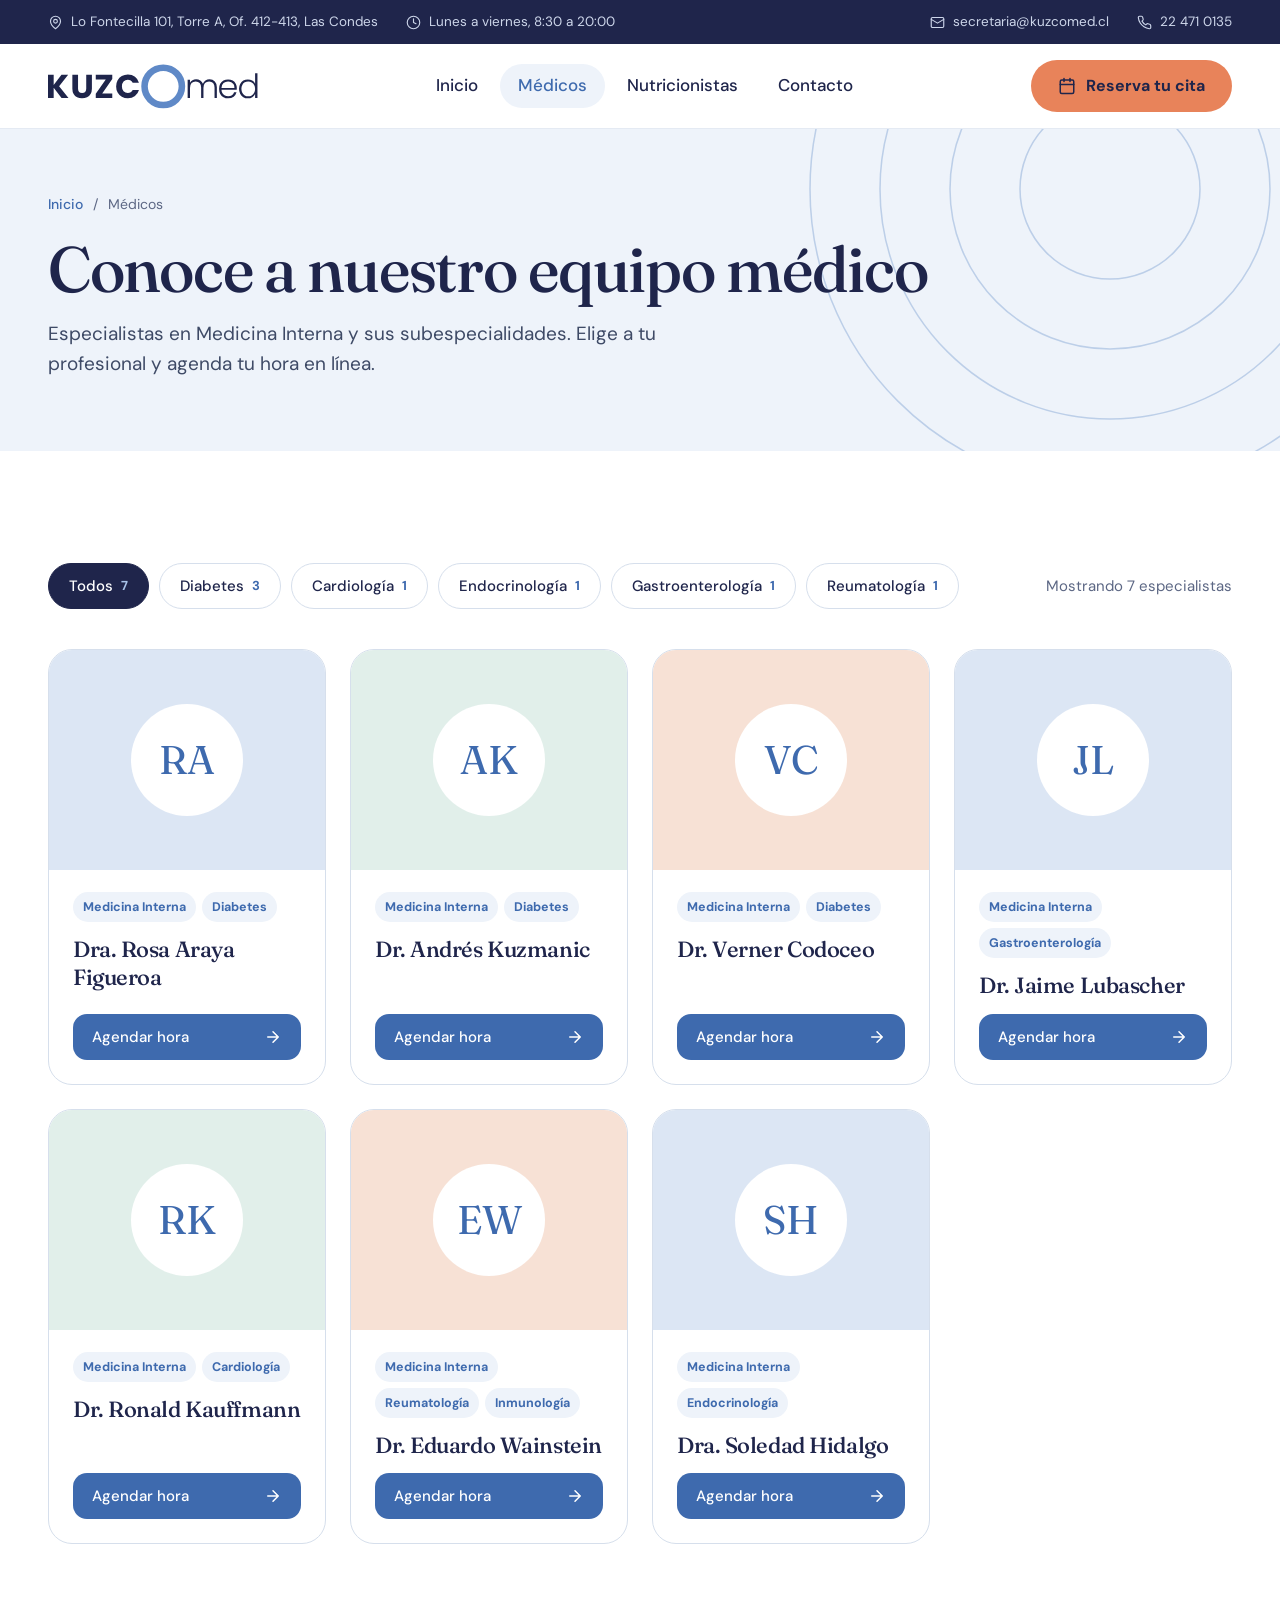
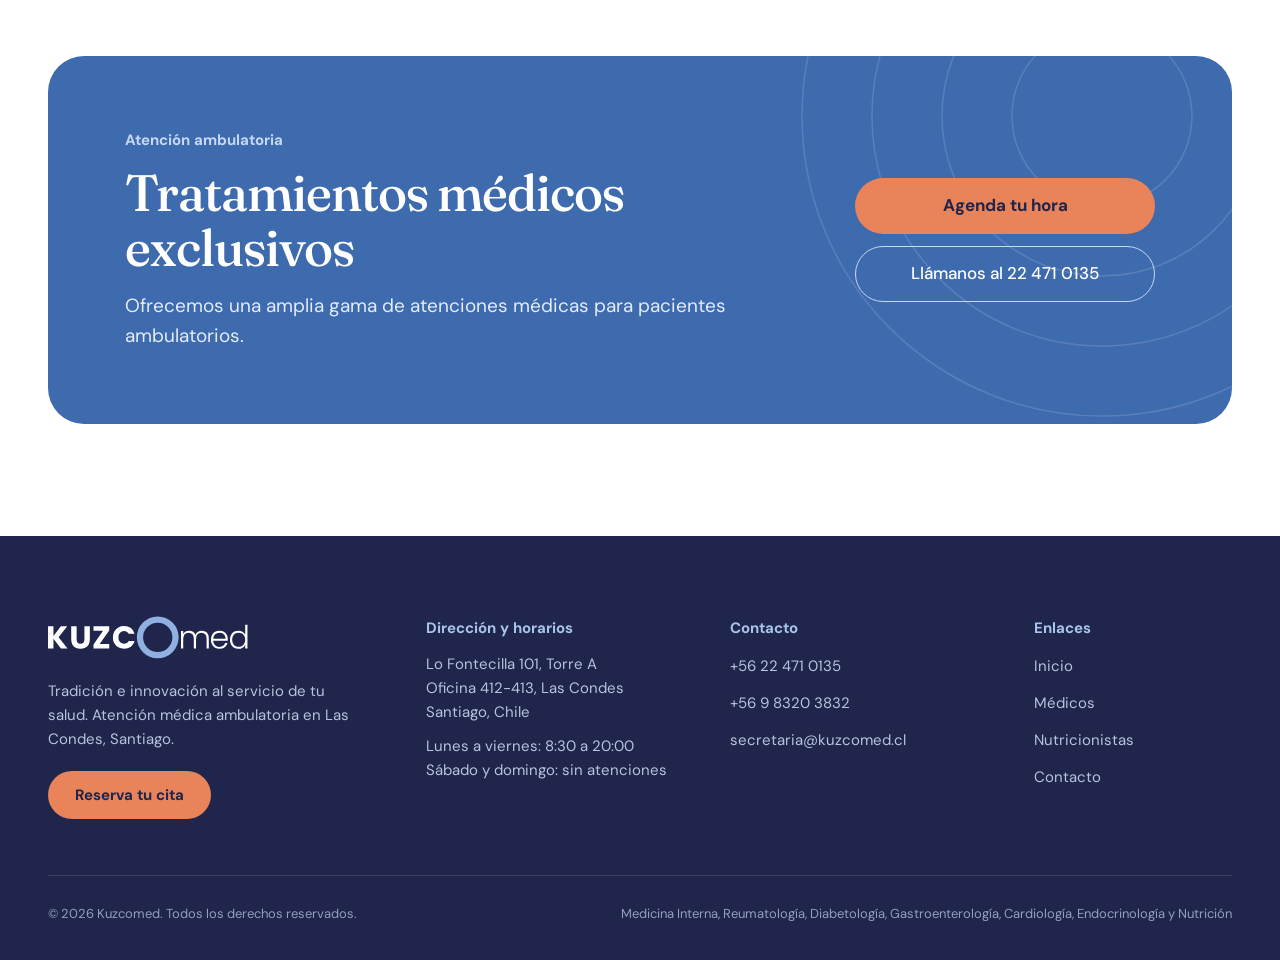
<file: medicos.html>
<!doctype html>
<html lang="es">
<head>
<meta charset="utf-8">
<meta name="viewport" content="width=device-width, initial-scale=1">
<title>Médicos · Kuzcomed</title>
<meta name="description" content="Conoce al equipo médico de Kuzcomed y agenda tu hora en línea.">
<meta name="theme-color" content="#1F254B">
<link rel="icon" href="assets/img/favicon.svg" type="image/svg+xml">
<link rel="preconnect" href="https://fonts.googleapis.com">
<link rel="preconnect" href="https://fonts.gstatic.com" crossorigin>
<link href="https://fonts.googleapis.com/css2?family=Fraunces:opsz,wght@9..144,400;9..144,500&amp;family=DM+Sans:opsz,wght@9..40,400;9..40,500;9..40,700&amp;display=swap" rel="stylesheet">
<link rel="stylesheet" href="assets/css/styles.css">
</head>
<body>
<a class="skip" href="#contenido">Saltar al contenido</a>
<div class="topbar">
<div class="wrap">
<div class="topbar-group"><span><svg viewBox="0 0 24 24" fill="none" stroke="currentColor" stroke-width="1.8" stroke-linecap="round" stroke-linejoin="round" aria-hidden="true"><path d="M20 10c0 6-8 12-8 12s-8-6-8-12a8 8 0 0 1 16 0z"/><circle cx="12" cy="10" r="3"/></svg>Lo Fontecilla 101, Torre A, Of. 412-413, Las Condes</span><span><svg viewBox="0 0 24 24" fill="none" stroke="currentColor" stroke-width="1.8" stroke-linecap="round" stroke-linejoin="round" aria-hidden="true"><circle cx="12" cy="12" r="10"/><path d="M12 6v6l4 2"/></svg>Lunes a viernes, 8:30 a 20:00</span></div>
<div class="topbar-group"><a href="mailto:secretaria@kuzcomed.cl"><svg viewBox="0 0 24 24" fill="none" stroke="currentColor" stroke-width="1.8" stroke-linecap="round" stroke-linejoin="round" aria-hidden="true"><rect x="2" y="4" width="20" height="16" rx="2"/><path d="m22 7-10 6L2 7"/></svg>secretaria@kuzcomed.cl</a><a href="tel:+56224710135"><svg viewBox="0 0 24 24" fill="none" stroke="currentColor" stroke-width="1.8" stroke-linecap="round" stroke-linejoin="round" aria-hidden="true"><path d="M22 16.9v3a2 2 0 0 1-2.2 2 19.8 19.8 0 0 1-8.6-3.1 19.5 19.5 0 0 1-6-6A19.8 19.8 0 0 1 2.1 4.2 2 2 0 0 1 4.1 2h3a2 2 0 0 1 2 1.7c.1.9.4 1.8.7 2.7a2 2 0 0 1-.5 2.1L8 9.8a16 16 0 0 0 6 6l1.3-1.3a2 2 0 0 1 2.1-.5c.9.3 1.8.6 2.7.7a2 2 0 0 1 1.7 2z"/></svg>22 471 0135</a></div>
</div>
</div>
<header class="header">
<div class="wrap">
<a class="brand" href="index.html"><img src="assets/img/logo.svg" alt="Kuzcomed, ir al inicio" width="210" height="45"></a>
<button class="menu-toggle" type="button" aria-expanded="false" aria-controls="nav" aria-label="Abrir menú"><svg viewBox="0 0 24 24" fill="none" stroke="currentColor" stroke-width="2" stroke-linecap="round" stroke-linejoin="round" aria-hidden="true"><path d="M4 7h16M4 12h16M4 17h16"/></svg></button>
<nav class="nav" id="nav" aria-label="Principal">
<a href="index.html">Inicio</a>
<a href="medicos.html" aria-current="page">Médicos</a>
<a href="nutricionistas.html">Nutricionistas</a>
<a href="contacto.html">Contacto</a>
<a class="btn btn-coral" href="https://kuzcomed.site.agendapro.com/cl/sucursal/17628" target="_blank" rel="noopener">Reserva tu cita</a>
</nav>
<a class="btn btn-coral" href="https://kuzcomed.site.agendapro.com/cl/sucursal/17628" target="_blank" rel="noopener"><svg viewBox="0 0 24 24" fill="none" stroke="currentColor" stroke-width="2" stroke-linecap="round" stroke-linejoin="round" aria-hidden="true"><rect x="3" y="4" width="18" height="18" rx="2"/><path d="M16 2v4M8 2v4M3 10h18"/></svg>Reserva tu cita</a>
</div>
</header>
<main id="contenido">
<section class="page-hero">
<svg class="rings" viewBox="0 0 620 620" aria-hidden="true"><g fill="none" stroke="#5F89C7" stroke-opacity="0.35" stroke-width="1.5"><circle cx="310" cy="310" r="90"/><circle cx="310" cy="310" r="160"/><circle cx="310" cy="310" r="230"/><circle cx="310" cy="310" r="300"/></g></svg>
<div class="wrap">
<ol class="crumbs" aria-label="Ruta"><li><a href="index.html">Inicio</a></li><li aria-current="page">Médicos</li></ol>
<h1>Conoce a nuestro equipo médico</h1>
<p>Especialistas en Medicina Interna y sus subespecialidades. Elige a tu profesional y agenda tu hora en línea.</p>
</div>
</section>

<section class="section">
<div class="wrap">
<div class="filters">
<div class="chips" role="group" aria-label="Filtrar por especialidad">
<button class="chip" type="button" data-filter="todos" aria-pressed="true">Todos<b>7</b></button>
<button class="chip" type="button" data-filter="diabetes" aria-pressed="false">Diabetes<b>3</b></button>
<button class="chip" type="button" data-filter="cardiologia" aria-pressed="false">Cardiología<b>1</b></button>
<button class="chip" type="button" data-filter="endocrinologia" aria-pressed="false">Endocrinología<b>1</b></button>
<button class="chip" type="button" data-filter="gastroenterologia" aria-pressed="false">Gastroenterología<b>1</b></button>
<button class="chip" type="button" data-filter="reumatologia" aria-pressed="false">Reumatología<b>1</b></button>
</div>
<p class="result-count" data-result-count aria-live="polite">Mostrando 7 especialistas</p>
</div>
<div class="team">
<article class="doc" data-specs="medicina-interna diabetes">
<div class="doc-photo tint-1"><span class="monogram" aria-hidden="true">RA</span></div>
<div class="doc-body">
<ul class="tags" aria-label="Especialidades"><li>Medicina Interna</li><li>Diabetes</li></ul>
<h3>Dra. Rosa Araya Figueroa</h3>
<a class="btn btn-blue" href="https://kuzcomed.site.agendapro.com/cl/sucursal/17628" target="_blank" rel="noopener" aria-label="Agendar hora con Dra. Rosa Araya Figueroa">Agendar hora<svg viewBox="0 0 24 24" fill="none" stroke="currentColor" stroke-width="2" stroke-linecap="round" stroke-linejoin="round" aria-hidden="true"><path d="M5 12h14M12 5l7 7-7 7"/></svg></a>
</div>
</article>
<article class="doc" data-specs="medicina-interna diabetes">
<div class="doc-photo tint-2"><span class="monogram" aria-hidden="true">AK</span></div>
<div class="doc-body">
<ul class="tags" aria-label="Especialidades"><li>Medicina Interna</li><li>Diabetes</li></ul>
<h3>Dr. Andrés Kuzmanic</h3>
<a class="btn btn-blue" href="https://kuzcomed.site.agendapro.com/cl/sucursal/17628" target="_blank" rel="noopener" aria-label="Agendar hora con Dr. Andrés Kuzmanic">Agendar hora<svg viewBox="0 0 24 24" fill="none" stroke="currentColor" stroke-width="2" stroke-linecap="round" stroke-linejoin="round" aria-hidden="true"><path d="M5 12h14M12 5l7 7-7 7"/></svg></a>
</div>
</article>
<article class="doc" data-specs="medicina-interna diabetes">
<div class="doc-photo tint-3"><span class="monogram" aria-hidden="true">VC</span></div>
<div class="doc-body">
<ul class="tags" aria-label="Especialidades"><li>Medicina Interna</li><li>Diabetes</li></ul>
<h3>Dr. Verner Codoceo</h3>
<a class="btn btn-blue" href="https://kuzcomed.site.agendapro.com/cl/sucursal/17628" target="_blank" rel="noopener" aria-label="Agendar hora con Dr. Verner Codoceo">Agendar hora<svg viewBox="0 0 24 24" fill="none" stroke="currentColor" stroke-width="2" stroke-linecap="round" stroke-linejoin="round" aria-hidden="true"><path d="M5 12h14M12 5l7 7-7 7"/></svg></a>
</div>
</article>
<article class="doc" data-specs="medicina-interna gastroenterologia">
<div class="doc-photo tint-1"><span class="monogram" aria-hidden="true">JL</span></div>
<div class="doc-body">
<ul class="tags" aria-label="Especialidades"><li>Medicina Interna</li><li>Gastroenterología</li></ul>
<h3>Dr. Jaime Lubascher</h3>
<a class="btn btn-blue" href="https://kuzcomed.site.agendapro.com/cl/sucursal/17628" target="_blank" rel="noopener" aria-label="Agendar hora con Dr. Jaime Lubascher">Agendar hora<svg viewBox="0 0 24 24" fill="none" stroke="currentColor" stroke-width="2" stroke-linecap="round" stroke-linejoin="round" aria-hidden="true"><path d="M5 12h14M12 5l7 7-7 7"/></svg></a>
</div>
</article>
<article class="doc" data-specs="medicina-interna cardiologia">
<div class="doc-photo tint-2"><span class="monogram" aria-hidden="true">RK</span></div>
<div class="doc-body">
<ul class="tags" aria-label="Especialidades"><li>Medicina Interna</li><li>Cardiología</li></ul>
<h3>Dr. Ronald Kauffmann</h3>
<a class="btn btn-blue" href="https://kuzcomed.site.agendapro.com/cl/sucursal/17628" target="_blank" rel="noopener" aria-label="Agendar hora con Dr. Ronald Kauffmann">Agendar hora<svg viewBox="0 0 24 24" fill="none" stroke="currentColor" stroke-width="2" stroke-linecap="round" stroke-linejoin="round" aria-hidden="true"><path d="M5 12h14M12 5l7 7-7 7"/></svg></a>
</div>
</article>
<article class="doc" data-specs="medicina-interna reumatologia">
<div class="doc-photo tint-3"><span class="monogram" aria-hidden="true">EW</span></div>
<div class="doc-body">
<ul class="tags" aria-label="Especialidades"><li>Medicina Interna</li><li>Reumatología</li><li>Inmunología</li></ul>
<h3>Dr. Eduardo Wainstein</h3>
<a class="btn btn-blue" href="https://kuzcomed.site.agendapro.com/cl/sucursal/17628" target="_blank" rel="noopener" aria-label="Agendar hora con Dr. Eduardo Wainstein">Agendar hora<svg viewBox="0 0 24 24" fill="none" stroke="currentColor" stroke-width="2" stroke-linecap="round" stroke-linejoin="round" aria-hidden="true"><path d="M5 12h14M12 5l7 7-7 7"/></svg></a>
</div>
</article>
<article class="doc" data-specs="medicina-interna endocrinologia">
<div class="doc-photo tint-1"><span class="monogram" aria-hidden="true">SH</span></div>
<div class="doc-body">
<ul class="tags" aria-label="Especialidades"><li>Medicina Interna</li><li>Endocrinología</li></ul>
<h3>Dra. Soledad Hidalgo</h3>
<a class="btn btn-blue" href="https://kuzcomed.site.agendapro.com/cl/sucursal/17628" target="_blank" rel="noopener" aria-label="Agendar hora con Dra. Soledad Hidalgo">Agendar hora<svg viewBox="0 0 24 24" fill="none" stroke="currentColor" stroke-width="2" stroke-linecap="round" stroke-linejoin="round" aria-hidden="true"><path d="M5 12h14M12 5l7 7-7 7"/></svg></a>
</div>
</article>
</div>
</div>
</section>
<section class="cta">
<div class="wrap">
<div class="cta-box">
<svg class="rings" viewBox="0 0 620 620" aria-hidden="true"><g fill="none" stroke="#FFFFFF" stroke-opacity="0.14" stroke-width="1.5"><circle cx="310" cy="310" r="90"/><circle cx="310" cy="310" r="160"/><circle cx="310" cy="310" r="230"/><circle cx="310" cy="310" r="300"/></g></svg>
<div class="cta-copy">
<span class="kicker">Atención ambulatoria</span>
<h2>Tratamientos médicos exclusivos</h2>
<p>Ofrecemos una amplia gama de atenciones médicas para pacientes ambulatorios.</p>
</div>
<div class="cta-actions">
<a class="btn btn-coral btn-lg" href="https://kuzcomed.site.agendapro.com/cl/sucursal/17628" target="_blank" rel="noopener">Agenda tu hora</a>
<a class="btn btn-outline-light btn-lg" href="tel:+56224710135">Llámanos al 22 471 0135</a>
</div>
</div>
</div>
</section>
</main>
<footer class="footer">
<div class="wrap">
<div class="footer-grid">
<div class="footer-brand">
<img src="assets/img/logo-blanco.svg" alt="Kuzcomed" width="200" height="43">
<p>Tradición e innovación al servicio de tu salud. Atención médica ambulatoria en Las Condes, Santiago.</p>
<a class="btn btn-coral" href="https://kuzcomed.site.agendapro.com/cl/sucursal/17628" target="_blank" rel="noopener">Reserva tu cita</a>
</div>
<div>
<h2>Dirección y horarios</h2>
<p>Lo Fontecilla 101, Torre A<br>Oficina 412-413, Las Condes<br>Santiago, Chile</p>
<p>Lunes a viernes: 8:30 a 20:00<br>Sábado y domingo: sin atenciones</p>
</div>
<div>
<h2>Contacto</h2>
<ul>
<li><a href="tel:+56224710135">+56 22 471 0135</a></li>
<li><a href="tel:+56983203832">+56 9 8320 3832</a></li>
<li><a href="mailto:secretaria@kuzcomed.cl">secretaria@kuzcomed.cl</a></li>
</ul>
</div>
<div>
<h2>Enlaces</h2>
<ul>
<li><a href="index.html">Inicio</a></li>
<li><a href="medicos.html">Médicos</a></li>
<li><a href="nutricionistas.html">Nutricionistas</a></li>
<li><a href="contacto.html">Contacto</a></li>
</ul>
</div>
</div>
<div class="footer-bottom">
<span>© <span data-year>2026</span> Kuzcomed. Todos los derechos reservados.</span>
<span>Medicina Interna, Reumatología, Diabetología, Gastroenterología, Cardiología, Endocrinología y Nutrición</span>
</div>
</div>
</footer>
<script src="assets/js/main.js"></script>
</body>
</html>
</file>
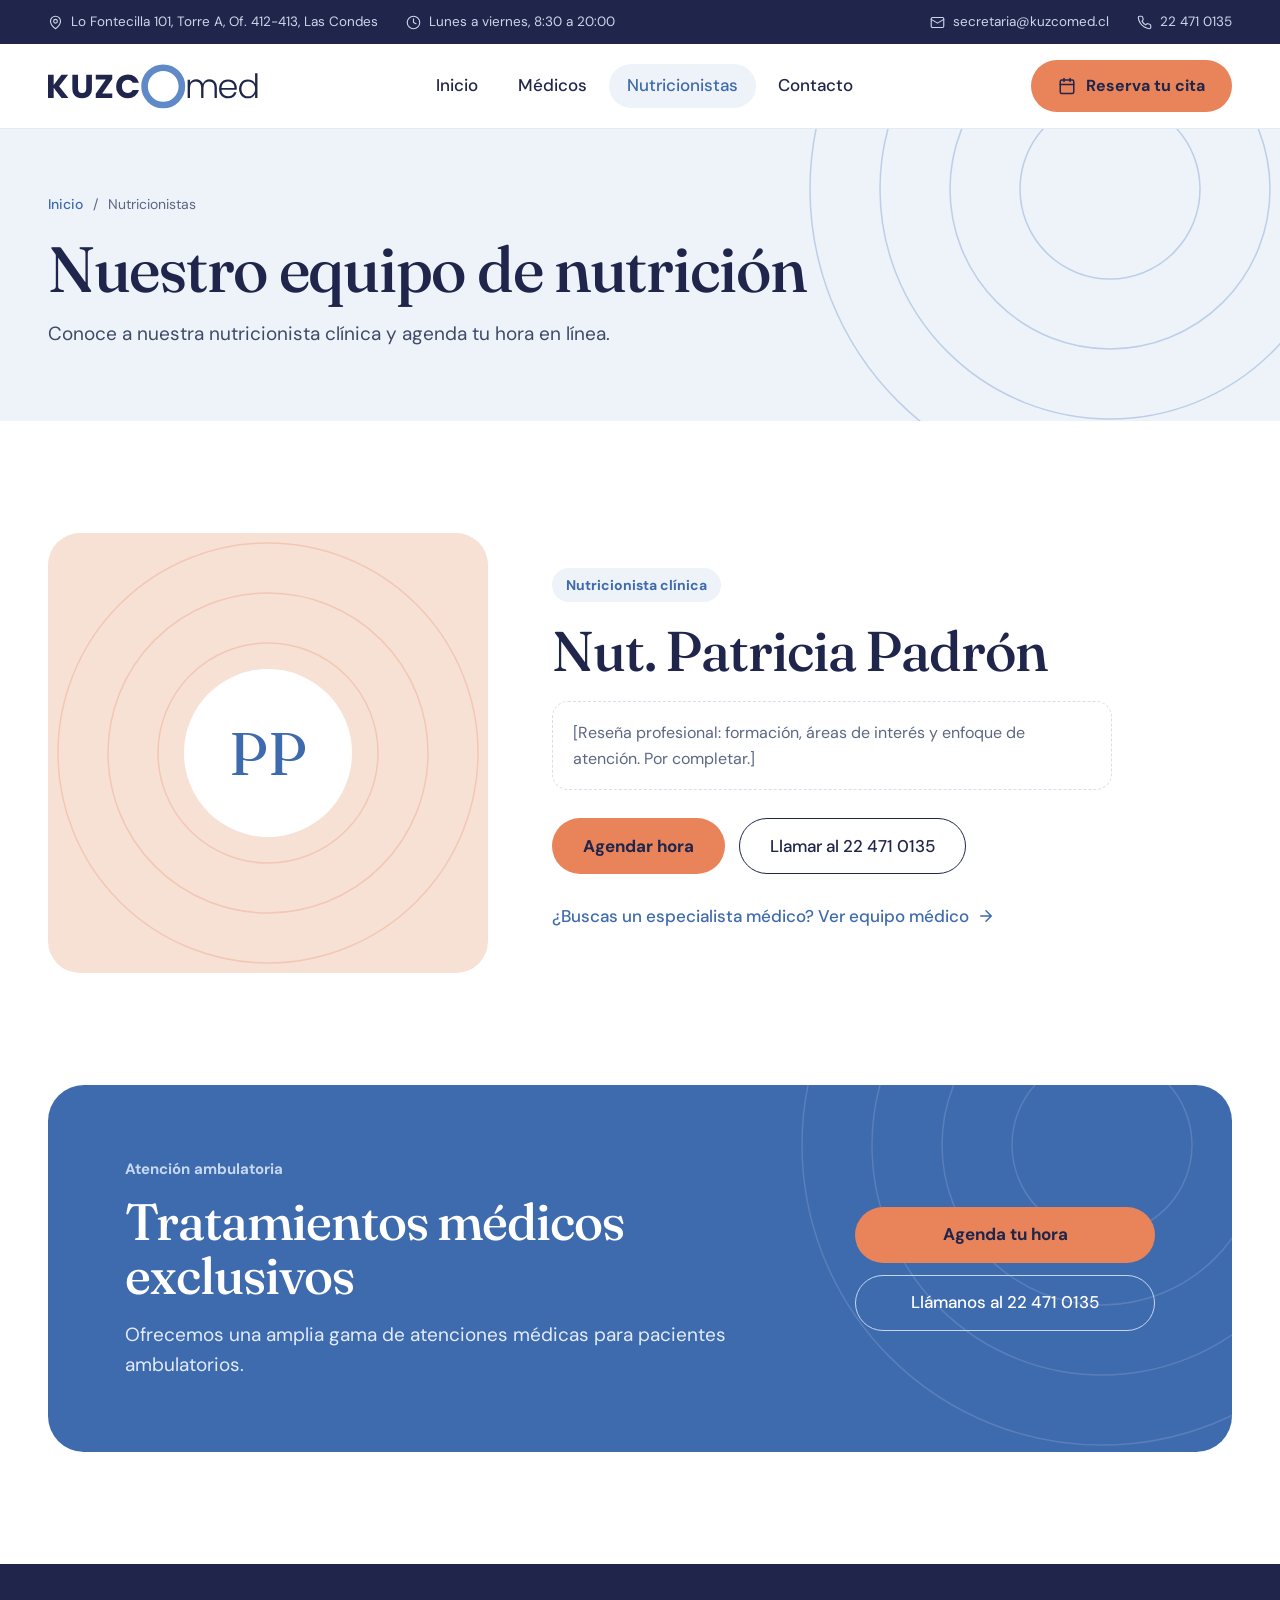
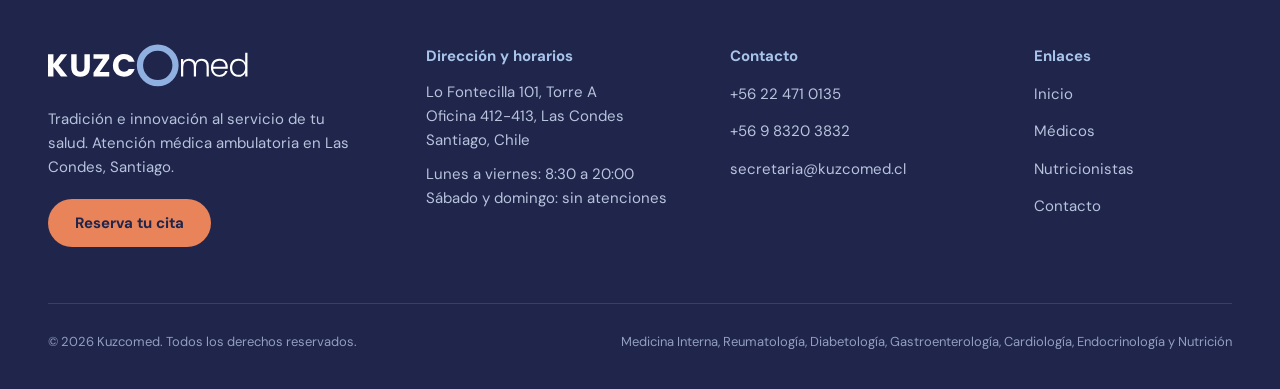
<file: nutricionistas.html>
<!doctype html>
<html lang="es">
<head>
<meta charset="utf-8">
<meta name="viewport" content="width=device-width, initial-scale=1">
<title>Nutricionistas · Kuzcomed</title>
<meta name="description" content="Nutrición clínica en Kuzcomed, Las Condes. Agenda tu hora en línea.">
<meta name="theme-color" content="#1F254B">
<link rel="icon" href="assets/img/favicon.svg" type="image/svg+xml">
<link rel="preconnect" href="https://fonts.googleapis.com">
<link rel="preconnect" href="https://fonts.gstatic.com" crossorigin>
<link href="https://fonts.googleapis.com/css2?family=Fraunces:opsz,wght@9..144,400;9..144,500&amp;family=DM+Sans:opsz,wght@9..40,400;9..40,500;9..40,700&amp;display=swap" rel="stylesheet">
<link rel="stylesheet" href="assets/css/styles.css">
</head>
<body>
<a class="skip" href="#contenido">Saltar al contenido</a>
<div class="topbar">
<div class="wrap">
<div class="topbar-group"><span><svg viewBox="0 0 24 24" fill="none" stroke="currentColor" stroke-width="1.8" stroke-linecap="round" stroke-linejoin="round" aria-hidden="true"><path d="M20 10c0 6-8 12-8 12s-8-6-8-12a8 8 0 0 1 16 0z"/><circle cx="12" cy="10" r="3"/></svg>Lo Fontecilla 101, Torre A, Of. 412-413, Las Condes</span><span><svg viewBox="0 0 24 24" fill="none" stroke="currentColor" stroke-width="1.8" stroke-linecap="round" stroke-linejoin="round" aria-hidden="true"><circle cx="12" cy="12" r="10"/><path d="M12 6v6l4 2"/></svg>Lunes a viernes, 8:30 a 20:00</span></div>
<div class="topbar-group"><a href="mailto:secretaria@kuzcomed.cl"><svg viewBox="0 0 24 24" fill="none" stroke="currentColor" stroke-width="1.8" stroke-linecap="round" stroke-linejoin="round" aria-hidden="true"><rect x="2" y="4" width="20" height="16" rx="2"/><path d="m22 7-10 6L2 7"/></svg>secretaria@kuzcomed.cl</a><a href="tel:+56224710135"><svg viewBox="0 0 24 24" fill="none" stroke="currentColor" stroke-width="1.8" stroke-linecap="round" stroke-linejoin="round" aria-hidden="true"><path d="M22 16.9v3a2 2 0 0 1-2.2 2 19.8 19.8 0 0 1-8.6-3.1 19.5 19.5 0 0 1-6-6A19.8 19.8 0 0 1 2.1 4.2 2 2 0 0 1 4.1 2h3a2 2 0 0 1 2 1.7c.1.9.4 1.8.7 2.7a2 2 0 0 1-.5 2.1L8 9.8a16 16 0 0 0 6 6l1.3-1.3a2 2 0 0 1 2.1-.5c.9.3 1.8.6 2.7.7a2 2 0 0 1 1.7 2z"/></svg>22 471 0135</a></div>
</div>
</div>
<header class="header">
<div class="wrap">
<a class="brand" href="index.html"><img src="assets/img/logo.svg" alt="Kuzcomed, ir al inicio" width="210" height="45"></a>
<button class="menu-toggle" type="button" aria-expanded="false" aria-controls="nav" aria-label="Abrir menú"><svg viewBox="0 0 24 24" fill="none" stroke="currentColor" stroke-width="2" stroke-linecap="round" stroke-linejoin="round" aria-hidden="true"><path d="M4 7h16M4 12h16M4 17h16"/></svg></button>
<nav class="nav" id="nav" aria-label="Principal">
<a href="index.html">Inicio</a>
<a href="medicos.html">Médicos</a>
<a href="nutricionistas.html" aria-current="page">Nutricionistas</a>
<a href="contacto.html">Contacto</a>
<a class="btn btn-coral" href="https://kuzcomed.site.agendapro.com/cl/sucursal/17628" target="_blank" rel="noopener">Reserva tu cita</a>
</nav>
<a class="btn btn-coral" href="https://kuzcomed.site.agendapro.com/cl/sucursal/17628" target="_blank" rel="noopener"><svg viewBox="0 0 24 24" fill="none" stroke="currentColor" stroke-width="2" stroke-linecap="round" stroke-linejoin="round" aria-hidden="true"><rect x="3" y="4" width="18" height="18" rx="2"/><path d="M16 2v4M8 2v4M3 10h18"/></svg>Reserva tu cita</a>
</div>
</header>
<main id="contenido">
<section class="page-hero">
<svg class="rings" viewBox="0 0 620 620" aria-hidden="true"><g fill="none" stroke="#5F89C7" stroke-opacity="0.35" stroke-width="1.5"><circle cx="310" cy="310" r="90"/><circle cx="310" cy="310" r="160"/><circle cx="310" cy="310" r="230"/><circle cx="310" cy="310" r="300"/></g></svg>
<div class="wrap">
<ol class="crumbs" aria-label="Ruta"><li><a href="index.html">Inicio</a></li><li aria-current="page">Nutricionistas</li></ol>
<h1>Nuestro equipo de nutrición</h1>
<p>Conoce a nuestra nutricionista clínica y agenda tu hora en línea.</p>
</div>
</section>

<section class="section">
<div class="wrap">
<div class="feature">
<div class="feature-photo">
<svg viewBox="0 0 440 440" aria-hidden="true"><g fill="none" stroke="#E8835A" stroke-opacity="0.28" stroke-width="1.5"><circle cx="220" cy="220" r="110"/><circle cx="220" cy="220" r="160"/><circle cx="220" cy="220" r="210"/></g></svg>
<span class="monogram" aria-hidden="true">PP</span>
</div>
<div class="feature-info">
<span class="badge">Nutricionista clínica</span>
<h2>Nut. Patricia Padrón</h2>
<p class="placeholder">[Reseña profesional: formación, áreas de interés y enfoque de atención. Por completar.]</p>
<div class="hero-actions" style="margin-top:8px">
<a class="btn btn-coral btn-lg" href="https://kuzcomed.site.agendapro.com/cl/sucursal/17628" target="_blank" rel="noopener">Agendar hora</a>
<a class="btn btn-outline btn-lg" href="tel:+56224710135">Llamar al 22 471 0135</a>
</div>
<a class="link-arrow" href="medicos.html">¿Buscas un especialista médico? Ver equipo médico<svg viewBox="0 0 24 24" fill="none" stroke="currentColor" stroke-width="2" stroke-linecap="round" stroke-linejoin="round" aria-hidden="true"><path d="M5 12h14M12 5l7 7-7 7"/></svg></a>
</div>
</div>
</div>
</section>
<section class="cta">
<div class="wrap">
<div class="cta-box">
<svg class="rings" viewBox="0 0 620 620" aria-hidden="true"><g fill="none" stroke="#FFFFFF" stroke-opacity="0.14" stroke-width="1.5"><circle cx="310" cy="310" r="90"/><circle cx="310" cy="310" r="160"/><circle cx="310" cy="310" r="230"/><circle cx="310" cy="310" r="300"/></g></svg>
<div class="cta-copy">
<span class="kicker">Atención ambulatoria</span>
<h2>Tratamientos médicos exclusivos</h2>
<p>Ofrecemos una amplia gama de atenciones médicas para pacientes ambulatorios.</p>
</div>
<div class="cta-actions">
<a class="btn btn-coral btn-lg" href="https://kuzcomed.site.agendapro.com/cl/sucursal/17628" target="_blank" rel="noopener">Agenda tu hora</a>
<a class="btn btn-outline-light btn-lg" href="tel:+56224710135">Llámanos al 22 471 0135</a>
</div>
</div>
</div>
</section>
</main>
<footer class="footer">
<div class="wrap">
<div class="footer-grid">
<div class="footer-brand">
<img src="assets/img/logo-blanco.svg" alt="Kuzcomed" width="200" height="43">
<p>Tradición e innovación al servicio de tu salud. Atención médica ambulatoria en Las Condes, Santiago.</p>
<a class="btn btn-coral" href="https://kuzcomed.site.agendapro.com/cl/sucursal/17628" target="_blank" rel="noopener">Reserva tu cita</a>
</div>
<div>
<h2>Dirección y horarios</h2>
<p>Lo Fontecilla 101, Torre A<br>Oficina 412-413, Las Condes<br>Santiago, Chile</p>
<p>Lunes a viernes: 8:30 a 20:00<br>Sábado y domingo: sin atenciones</p>
</div>
<div>
<h2>Contacto</h2>
<ul>
<li><a href="tel:+56224710135">+56 22 471 0135</a></li>
<li><a href="tel:+56983203832">+56 9 8320 3832</a></li>
<li><a href="mailto:secretaria@kuzcomed.cl">secretaria@kuzcomed.cl</a></li>
</ul>
</div>
<div>
<h2>Enlaces</h2>
<ul>
<li><a href="index.html">Inicio</a></li>
<li><a href="medicos.html">Médicos</a></li>
<li><a href="nutricionistas.html">Nutricionistas</a></li>
<li><a href="contacto.html">Contacto</a></li>
</ul>
</div>
</div>
<div class="footer-bottom">
<span>© <span data-year>2026</span> Kuzcomed. Todos los derechos reservados.</span>
<span>Medicina Interna, Reumatología, Diabetología, Gastroenterología, Cardiología, Endocrinología y Nutrición</span>
</div>
</div>
</footer>
<script src="assets/js/main.js"></script>
</body>
</html>
</file>
<file: assets/css/styles.css>
/* Kuzcomed — sitio de muestra
   Paleta derivada del logo: azul noche #1F254B y azul Kuzcomed #5F89C7 */

:root {
  --navy: #1F254B;
  --blue: #3E6AAE;
  --blue-dark: #2F5596;
  --ring: #5F89C7;
  --ring-light: #8FB0E0;
  --mist: #EEF3FA;
  --tint: #DCE6F4;
  --mint: #E1EFEA;
  --peach: #F7E1D5;
  --line: #D6DFEC;
  --line-soft: #E4EAF3;
  --coral: #E8835A;
  --coral-hover: #F09A74;
  --text: #3E4A66;
  --muted: #5C6784;
  --on-dark: #B8C3DC;
  --on-dark-soft: #929FBF;
  --accent-dark: #A9C4EA;

  --serif: 'Fraunces', Georgia, 'Times New Roman', serif;
  --sans: 'DM Sans', system-ui, -apple-system, 'Segoe UI', sans-serif;

  --wrap: 1200px;
  --pad: clamp(20px, 5vw, 48px);
  --section: clamp(72px, 9vw, 112px);
}

*, *::before, *::after { box-sizing: border-box; }
[hidden] { display: none !important; }
html { scroll-behavior: smooth; -webkit-text-size-adjust: 100%; }
body {
  margin: 0;
  font-family: var(--sans);
  font-size: 17px;
  line-height: 1.6;
  color: var(--navy);
  background: #FFFFFF;
  -webkit-font-smoothing: antialiased;
}
img, svg { display: block; max-width: 100%; }
a { color: var(--blue); }
a:hover { color: var(--blue-dark); }
button, input, select, textarea { font: inherit; color: inherit; }
h1, h2, h3 { font-family: var(--serif); font-weight: 500; letter-spacing: -0.02em; margin: 0; }
p { margin: 0; }

:focus-visible { outline: 3px solid var(--ring); outline-offset: 3px; border-radius: 6px; }

.wrap { width: 100%; max-width: calc(var(--wrap) + var(--pad) * 2); margin: 0 auto; padding: 0 var(--pad); }
.skip { position: absolute; left: -9999px; top: 8px; background: #fff; padding: 10px 16px; z-index: 100; }
.skip:focus { left: 8px; }
.visually-hidden { position: absolute; width: 1px; height: 1px; overflow: hidden; clip: rect(0 0 0 0); white-space: nowrap; }

/* ---------- Botones ---------- */
.btn {
  display: inline-flex; align-items: center; justify-content: center; gap: 10px;
  min-height: 52px; padding: 0 26px; border-radius: 999px;
  font-size: 16px; font-weight: 700; text-decoration: none; border: 1.5px solid transparent;
  cursor: pointer; transition: background-color .2s, color .2s, border-color .2s;
  white-space: nowrap;
}
.btn svg { width: 18px; height: 18px; flex-shrink: 0; }
.btn-coral { background: var(--coral); color: var(--navy); }
.btn-coral:hover { background: var(--coral-hover); color: var(--navy); }
.btn-blue { background: var(--blue); color: #fff; font-weight: 500; }
.btn-blue:hover { background: var(--blue-dark); color: #fff; }
.btn-outline { border-color: var(--navy); color: var(--navy); font-weight: 500; }
.btn-outline:hover { background: var(--navy); color: #fff; }
.btn-outline-light { border-color: #C6D8F2; color: #fff; font-weight: 500; }
.btn-outline-light:hover { background: #fff; color: var(--blue); }
.btn-lg { min-height: 56px; padding: 0 30px; font-size: 17px; }

.link-arrow { display: inline-flex; align-items: center; gap: 8px; min-height: 44px; font-weight: 500; text-decoration: none; }
.link-arrow svg { width: 18px; height: 18px; transition: transform .2s; }
.link-arrow:hover svg { transform: translateX(3px); }

.kicker { display: block; font-size: 15px; font-weight: 700; color: var(--blue); margin-bottom: 14px; }

/* ---------- Barra superior ---------- */
.topbar { background: var(--navy); color: #CDD6EA; font-size: 13.5px; }
.topbar .wrap { display: flex; justify-content: space-between; align-items: center; min-height: 44px; gap: 24px; }
.topbar-group { display: flex; align-items: center; gap: 28px; }
.topbar span, .topbar a { display: inline-flex; align-items: center; gap: 8px; color: #CDD6EA; text-decoration: none; }
.topbar a:hover { color: #fff; }
.topbar svg { width: 15px; height: 15px; }

/* ---------- Cabecera ---------- */
.header { position: sticky; top: 0; z-index: 50; background: rgba(255,255,255,.96); backdrop-filter: saturate(1.4) blur(8px); border-bottom: 1px solid var(--line-soft); }
.header .wrap { display: flex; align-items: center; justify-content: space-between; min-height: 84px; gap: 24px; }
.brand img { width: 210px; height: auto; }
.nav { display: flex; align-items: center; gap: 4px; }
.nav a { display: inline-flex; align-items: center; min-height: 44px; padding: 0 18px; border-radius: 999px; color: var(--navy); font-weight: 500; text-decoration: none; }
.nav a:hover { background: var(--mist); color: var(--blue); }
.nav a[aria-current="page"] { background: var(--mist); color: var(--blue); }
.nav .btn { display: none; }
.menu-toggle { display: none; width: 48px; height: 48px; border-radius: 14px; border: 1px solid var(--line); background: #fff; cursor: pointer; align-items: center; justify-content: center; }
.menu-toggle svg { width: 22px; height: 22px; }

/* ---------- Hero ---------- */
.hero { background: var(--mist); padding: 64px 0 88px; overflow: hidden; }
.hero .wrap { display: grid; grid-template-columns: repeat(2, minmax(0, 1fr)); gap: 56px; align-items: center; }
.pill { display: inline-flex; align-items: center; gap: 10px; padding: 6px 16px 6px 6px; border-radius: 999px; background: #fff; border: 1px solid var(--line); font-size: 14px; font-weight: 500; }
.pill b { white-space: nowrap; background: var(--blue); color: #fff; border-radius: 999px; padding: 5px 11px; font-size: 12px; letter-spacing: .04em; }
.hero h1 { font-size: clamp(44px, 6vw, 76px); line-height: 1.03; letter-spacing: -0.025em; margin: 28px 0 24px; }
.hero-lead { font-size: 20px; color: var(--text); max-width: 540px; }
.hero-actions { display: flex; flex-wrap: wrap; gap: 14px; margin-top: 36px; }
.stats { display: flex; flex-wrap: wrap; gap: 40px; margin: 48px 0 0; padding: 28px 0 0; border-top: 1px solid var(--line); }
.stats div { display: flex; flex-direction: column; gap: 4px; }
.stats dt { order: 2; font-size: 14px; color: var(--muted); }
.stats dd { order: 1; margin: 0; font-family: var(--serif); font-size: 40px; line-height: 1; color: var(--blue); }

.hero-visual { position: relative; min-height: 560px; }
.hero-panel { position: absolute; inset: 0 0 0 40px; background: var(--blue); border-radius: 40px; overflow: hidden; color: #fff; }
.hero-panel .rings { position: absolute; right: -220px; top: -200px; width: 620px; }
.hero-panel .ring-big { position: absolute; right: -40px; top: 170px; width: 300px; }
.hero-figure { position: absolute; left: 56px; top: 56px; }
.hero-figure strong { display: block; font-family: var(--serif); font-weight: 500; font-size: 132px; line-height: .9; letter-spacing: -0.03em; }
.hero-figure span { display: block; margin-top: 12px; font-size: 20px; line-height: 1.4; color: #E3ECF8; max-width: 260px; }
.float-card { position: absolute; display: flex; gap: 16px; align-items: center; padding: 22px 24px; border-radius: 22px; box-shadow: 0 24px 50px -24px rgba(31,37,75,.55); }
.float-card .ico { width: 52px; height: 52px; flex-shrink: 0; border-radius: 16px; display: flex; align-items: center; justify-content: center; }
.float-card .ico svg { width: 24px; height: 24px; }
.float-card small { display: block; font-size: 13px; font-weight: 700; }
.float-card p { font-size: 16px; line-height: 1.4; }
.float-hours { left: 0; bottom: 150px; width: 300px; background: #fff; }
.float-hours .ico { background: var(--mist); color: var(--blue); }
.float-hours small { color: var(--blue); }
.float-tele { right: 32px; bottom: 36px; width: 290px; background: var(--navy); color: #fff; }
.float-tele .ico { background: var(--coral); color: var(--navy); }
.float-tele small { color: var(--accent-dark); }

/* ---------- Franja de datos ---------- */
.facts { border-bottom: 1px solid var(--line-soft); padding: 40px 0; }
.facts .wrap { display: grid; grid-template-columns: repeat(3, minmax(0, 1fr)); gap: 40px; }
.fact { display: flex; gap: 18px; align-items: flex-start; }
.icon-box { width: 52px; height: 52px; flex-shrink: 0; border-radius: 16px; background: var(--mist); color: var(--blue); display: flex; align-items: center; justify-content: center; }
.icon-box svg { width: 24px; height: 24px; }
.fact h2 { font-family: var(--sans); font-size: 15px; font-weight: 700; color: var(--blue); letter-spacing: 0; }
.fact p { font-size: 17px; font-weight: 500; }
.fact p + p, .fact a + a { font-size: 15px; font-weight: 400; color: var(--muted); }
.fact a { display: block; color: var(--navy); text-decoration: none; font-weight: 500; }

/* ---------- Secciones ---------- */
.section { padding: var(--section) 0; }
.section-mist { background: var(--mist); }
.section-head { display: flex; justify-content: space-between; align-items: flex-end; gap: 48px; margin-bottom: 52px; }
.section-head h2 { font-size: clamp(34px, 4vw, 50px); line-height: 1.08; max-width: 640px; }
.section-head p { max-width: 440px; font-size: 18px; color: var(--text); }
.section-head .actions { display: flex; flex-wrap: wrap; gap: 12px; }

.services { display: grid; grid-template-columns: repeat(4, minmax(0, 1fr)); gap: 20px; }
.service { border: 1px solid var(--line); border-radius: 24px; padding: 32px 28px; display: flex; flex-direction: column; gap: 18px; }
.service .icon-box { width: 56px; height: 56px; border-radius: 18px; }
.service h3 { font-size: 26px; }
.service p { font-size: 16px; color: var(--text); }
.service-dark { background: var(--navy); border-color: var(--navy); color: #fff; }
.service-dark .icon-box { background: var(--coral); color: var(--navy); }
.service-dark p { color: #CDD6EA; }

/* ---------- Especialidades (selector) ---------- */
.specs { display: grid; grid-template-columns: 420px minmax(0, 1fr); gap: 40px; align-items: start; }
.spec-list { display: flex; flex-direction: column; gap: 8px; }
.spec-btn {
  display: flex; align-items: center; justify-content: space-between; gap: 16px; width: 100%;
  min-height: 64px; padding: 0 24px; border-radius: 18px; border: 1px solid var(--line);
  background: #fff; color: var(--navy); font-size: 18px; font-weight: 500; text-align: left; cursor: pointer;
  transition: background-color .2s, color .2s, border-color .2s;
}
.spec-btn span { font-size: 13px; color: var(--muted); font-weight: 400; }
.spec-btn:hover { border-color: var(--blue); }
.spec-btn[aria-selected="true"] { background: var(--navy); border-color: var(--navy); color: #fff; }
.spec-btn[aria-selected="true"] span { color: var(--on-dark); }
.spec-panel { background: #fff; border: 1px solid var(--line); border-radius: 28px; padding: 44px 48px; min-height: 100%; display: flex; flex-direction: column; }
.spec-panel[hidden] { display: none; }
.spec-panel .count { font-size: 14px; color: var(--muted); }
.spec-panel h3 { font-size: 42px; line-height: 1.1; margin: 10px 0 12px; }
.spec-panel > p { font-size: 17px; color: var(--text); max-width: 560px; }
.spec-panel hr { border: 0; height: 1px; background: var(--line-soft); margin: 28px 0 22px; }
.spec-panel h4 { margin: 0 0 16px; font-size: 15px; font-weight: 700; color: var(--blue); }
.people { list-style: none; margin: 0; padding: 0; display: grid; grid-template-columns: repeat(3, minmax(0, 1fr)); gap: 12px; }
.people li { display: flex; align-items: center; gap: 12px; padding: 10px 12px; border-radius: 14px; background: var(--mist); font-size: 14.5px; font-weight: 500; line-height: 1.3; }
.avatar { width: 40px; height: 40px; flex-shrink: 0; border-radius: 999px; display: flex; align-items: center; justify-content: center; font-family: var(--serif); font-size: 15px; background: var(--tint); }
.spec-actions { margin-top: auto; padding-top: 32px; display: flex; flex-wrap: wrap; gap: 24px; align-items: center; }

/* ---------- Tarjetas de profesionales ---------- */
.team { display: grid; grid-template-columns: repeat(4, minmax(0, 1fr)); gap: 24px; }
.doc { border: 1px solid var(--line); border-radius: 24px; overflow: hidden; display: flex; flex-direction: column; background: #fff; color: var(--navy); text-decoration: none; transition: transform .25s ease, box-shadow .25s ease; }
a.doc:hover, .doc:hover { transform: translateY(-4px); box-shadow: 0 22px 44px -22px rgba(31,37,75,.38); color: var(--navy); }
.doc-photo { height: 220px; display: flex; align-items: center; justify-content: center; background: var(--tint); }
.doc-photo img { width: 100%; height: 100%; object-fit: cover; }
.monogram { width: 112px; height: 112px; border-radius: 999px; background: #fff; display: flex; align-items: center; justify-content: center; font-family: var(--serif); font-size: 40px; color: var(--blue); }
.tint-1 { background: var(--tint); }
.tint-2 { background: var(--mint); }
.tint-3 { background: var(--peach); }
.doc-body { padding: 22px 24px 24px; display: flex; flex-direction: column; gap: 14px; flex-grow: 1; }
.tags { display: flex; flex-wrap: wrap; gap: 6px; list-style: none; margin: 0; padding: 0; }
.tags li { padding: 5px 10px; border-radius: 999px; background: var(--mist); color: var(--blue); font-size: 12.5px; font-weight: 700; }
.doc h3 { font-size: 22px; line-height: 1.25; }
.doc-body .btn { margin-top: auto; justify-content: space-between; border-radius: 14px; min-height: 46px; padding: 0 18px; font-size: 15px; }
.doc[hidden] { display: none; }

/* ---------- Filtros ---------- */
.filters { display: flex; justify-content: space-between; align-items: center; gap: 24px; flex-wrap: wrap; margin-bottom: 40px; }
.chips { display: flex; flex-wrap: wrap; gap: 10px; }
.chip { display: inline-flex; align-items: center; gap: 8px; min-height: 46px; padding: 0 20px; border-radius: 999px; border: 1px solid var(--line); background: #fff; font-size: 15px; font-weight: 500; cursor: pointer; transition: background-color .2s, color .2s, border-color .2s; }
.chip b { font-size: 13px; color: var(--blue); }
.chip:hover { border-color: var(--blue); }
.chip[aria-pressed="true"] { background: var(--navy); border-color: var(--navy); color: #fff; }
.chip[aria-pressed="true"] b { color: var(--accent-dark); }
.result-count { color: var(--muted); font-size: 15px; }

/* ---------- Encabezado de página interior ---------- */
.page-hero { position: relative; overflow: hidden; background: var(--mist); padding: 64px 0 72px; }
.page-hero .rings { position: absolute; right: -140px; top: -250px; width: 620px; pointer-events: none; }
.page-hero .wrap { position: relative; }
.crumbs { display: flex; gap: 10px; font-size: 14px; color: var(--muted); list-style: none; margin: 0; padding: 0; }
.crumbs a { font-weight: 500; text-decoration: none; }
.crumbs li + li::before { content: "/"; margin-right: 10px; }
.page-hero h1 { font-size: clamp(40px, 5vw, 64px); line-height: 1.05; margin: 20px 0 16px; }
.page-hero p { max-width: 640px; font-size: 19px; color: var(--text); }

/* ---------- Nutricionista destacada ---------- */
.feature { display: grid; grid-template-columns: 440px minmax(0, 1fr); gap: 64px; align-items: center; }
.feature-photo { position: relative; aspect-ratio: 1; border-radius: 32px; background: var(--peach); display: flex; align-items: center; justify-content: center; overflow: hidden; }
.feature-photo svg { position: absolute; inset: 0; width: 100%; height: 100%; }
.feature-photo .monogram { position: relative; width: 168px; height: 168px; font-size: 60px; }
.feature-info { display: flex; flex-direction: column; align-items: flex-start; gap: 20px; }
.badge { padding: 6px 14px; border-radius: 999px; background: var(--mist); color: var(--blue); font-size: 14px; font-weight: 700; }
.feature-info h2 { font-size: clamp(38px, 4.5vw, 56px); line-height: 1.05; }
.placeholder { max-width: 560px; padding: 18px 20px; border-radius: 16px; border: 1.5px dashed var(--line); color: var(--muted); font-size: 16px; }

/* ---------- CTA ---------- */
.cta { padding: 0 0 var(--section); }
.cta-box { position: relative; overflow: hidden; background: var(--blue); border-radius: 36px; padding: clamp(40px, 6vw, 72px) clamp(28px, 6vw, 80px); display: flex; align-items: center; justify-content: space-between; gap: 48px; color: #fff; }
.cta-box .rings { position: absolute; right: -180px; top: -250px; width: 620px; pointer-events: none; }
.cta-copy { position: relative; max-width: 640px; }
.cta-copy .kicker { color: #C6D8F2; }
.cta-copy h2 { font-size: clamp(34px, 4vw, 52px); line-height: 1.06; margin-bottom: 16px; }
.cta-copy p { font-size: 19px; color: #E3ECF8; }
.cta-actions { position: relative; display: flex; flex-direction: column; gap: 12px; width: 300px; flex-shrink: 0; }

/* ---------- Contacto ---------- */
.contact { display: grid; grid-template-columns: minmax(0, 5fr) minmax(0, 6fr); gap: 40px; align-items: start; }
.info-grid { display: grid; grid-template-columns: repeat(2, minmax(0, 1fr)); gap: 16px; }
.info { border-radius: 22px; background: var(--mist); padding: 24px; display: flex; flex-direction: column; gap: 8px; }
.info .icon-box { width: 44px; height: 44px; border-radius: 14px; background: #fff; }
.info .icon-box svg { width: 22px; height: 22px; }
.info h2 { font-family: var(--sans); font-size: 15px; font-weight: 700; color: var(--blue); letter-spacing: 0; margin-top: 4px; }
.info p, .info a { font-size: 15.5px; color: var(--navy); text-decoration: none; }
.map { position: relative; margin-top: 20px; height: 280px; border-radius: 22px; overflow: hidden; background: var(--tint); }
.map svg.map-bg { position: absolute; inset: 0; width: 100%; height: 100%; }
.map-pin { position: absolute; left: 50%; top: 42%; transform: translate(-50%, -50%); display: flex; flex-direction: column; align-items: center; gap: 10px; }
.map-pin span:first-child { width: 56px; height: 56px; border-radius: 999px; background: var(--blue); color: #fff; display: flex; align-items: center; justify-content: center; box-shadow: 0 12px 24px -10px rgba(31,37,75,.5); }
.map-pin span:last-child { padding: 6px 12px; border-radius: 999px; background: #fff; font-size: 13px; font-weight: 700; }
.map .btn { position: absolute; right: 16px; bottom: 14px; background: #fff; color: var(--blue); min-height: 44px; font-size: 14px; font-weight: 500; }

.form-card { border: 1px solid var(--line); border-radius: 28px; padding: clamp(28px, 4vw, 44px) clamp(22px, 4vw, 48px); box-shadow: 0 30px 60px -40px rgba(31,37,75,.35); }
.form-card h2 { font-size: 34px; }
.form-card .sub { color: var(--muted); margin: 6px 0 24px; }
.form-grid { display: grid; grid-template-columns: repeat(2, minmax(0, 1fr)); gap: 16px; }
.field { display: flex; flex-direction: column; gap: 8px; }
.field-full { grid-column: 1 / -1; }
.field label { font-size: 14px; font-weight: 500; }
.field input, .field select, .field textarea { width: 100%; min-height: 52px; padding: 0 16px; border-radius: 14px; border: 1px solid #C8D3E4; background: #FBFCFE; font-size: 16px; }
.field textarea { padding: 14px 16px; min-height: 150px; resize: vertical; }
.field input:focus, .field select:focus, .field textarea:focus { outline: 2px solid var(--blue); outline-offset: 1px; background: #fff; }
.field .error { font-size: 13.5px; color: #B03A2E; min-height: 0; }
.field.invalid input, .field.invalid textarea { border-color: #B03A2E; }
.form-card .btn { width: 100%; margin-top: 24px; }
.form-note { margin-top: 12px; text-align: center; font-size: 13px; color: var(--muted); }
.form-done { text-align: center; display: flex; flex-direction: column; align-items: center; gap: 16px; padding: 40px 0; }
.form-done .check { width: 80px; height: 80px; border-radius: 999px; background: var(--mist); color: var(--blue); display: flex; align-items: center; justify-content: center; }
.form-done .check svg { width: 38px; height: 38px; }
.form-done p { color: var(--text); max-width: 380px; }
.form-done .row { display: flex; flex-wrap: wrap; justify-content: center; gap: 12px; margin-top: 8px; }

/* ---------- Pie ---------- */
.footer { background: var(--navy); color: var(--on-dark); padding: 80px 0 36px; }
.footer-grid { display: grid; grid-template-columns: 1.3fr 1fr 1fr .8fr; gap: 56px; }
.footer-brand img { width: 200px; height: auto; margin-bottom: 20px; }
.footer-brand p { font-size: 15px; max-width: 320px; margin-bottom: 20px; }
.footer h2 { font-family: var(--sans); font-size: 15px; font-weight: 700; color: var(--accent-dark); letter-spacing: 0; margin-bottom: 12px; }
.footer p, .footer a { font-size: 15px; color: var(--on-dark); text-decoration: none; }
.footer p + p { margin-top: 10px; }
.footer ul { list-style: none; margin: 0; padding: 0; display: flex; flex-direction: column; gap: 10px; }
.footer a:hover { color: #fff; }
.footer .btn { min-height: 48px; font-size: 15px; }
.footer .btn-coral, .footer .btn-coral:hover { color: var(--navy); }
.footer-bottom { margin-top: 56px; border-top: 1px solid rgba(255,255,255,.12); padding-top: 28px; display: flex; justify-content: space-between; gap: 24px; flex-wrap: wrap; font-size: 13px; color: var(--on-dark-soft); }

/* ---------- Animación de entrada (solo hero) ---------- */
@media (prefers-reduced-motion: no-preference) {
  .hero-copy > * { animation: rise .7s cubic-bezier(.2,.7,.2,1) both; }
  .hero-copy > *:nth-child(2) { animation-delay: .06s; }
  .hero-copy > *:nth-child(3) { animation-delay: .12s; }
  .hero-copy > *:nth-child(4) { animation-delay: .18s; }
  .hero-copy > *:nth-child(5) { animation-delay: .24s; }
  .hero-panel .ring-big { animation: spin-in 1.2s cubic-bezier(.2,.7,.2,1) .2s both; }
  @keyframes rise { from { opacity: 0; transform: translateY(14px); } to { opacity: 1; transform: none; } }
  @keyframes spin-in { from { opacity: 0; transform: scale(.7) rotate(-40deg); } to { opacity: 1; transform: none; } }
}

/* ---------- Responsive ---------- */
@media (max-width: 1100px) {
  .services, .team { grid-template-columns: repeat(2, minmax(0, 1fr)); }
  .specs { grid-template-columns: minmax(0, 1fr); }
  .spec-list { flex-direction: row; flex-wrap: wrap; }
  .spec-btn { width: auto; min-height: 48px; border-radius: 999px; font-size: 16px; padding: 0 18px; }
  .footer-grid { grid-template-columns: repeat(2, minmax(0, 1fr)); }
  .feature { grid-template-columns: 340px minmax(0, 1fr); gap: 40px; }
  .contact { grid-template-columns: minmax(0, 1fr); }
}

@media (max-width: 860px) {
  .topbar { display: none; }
  .menu-toggle { display: inline-flex; }
  .header .wrap { min-height: 72px; }
  .brand img { width: 172px; }
  .header > .wrap > .btn { display: none; }
  .nav { position: absolute; left: 0; right: 0; top: 100%; background: #fff; border-bottom: 1px solid var(--line); flex-direction: column; align-items: stretch; padding: 12px var(--pad) 20px; gap: 4px; display: none; }
  .nav.open { display: flex; }
  .nav a { border-radius: 14px; }
  .nav .btn { display: inline-flex; margin-top: 8px; }
  .hero { padding: 40px 0 64px; }
  .hero .wrap { grid-template-columns: minmax(0, 1fr); gap: 40px; }
  .hero-visual { min-height: 0; display: flex; flex-direction: column; gap: 12px; }
  .hero-panel { position: relative; inset: auto; height: 280px; border-radius: 32px; }
  .hero-figure { left: 32px; top: 36px; }
  .hero-figure strong { font-size: 96px; }
  .hero-panel .ring-big { width: 220px; right: -50px; top: 110px; }
  .float-card { position: static; width: auto; box-shadow: none; }
  .doc-photo { height: 170px; }
  .facts .wrap { grid-template-columns: minmax(0, 1fr); gap: 24px; }
  .section-head { flex-direction: column; align-items: flex-start; gap: 20px; margin-bottom: 36px; }
  .people { grid-template-columns: repeat(2, minmax(0, 1fr)); }
  .spec-panel { padding: 32px 24px; }
  .spec-panel h3 { font-size: 34px; }
  .feature { grid-template-columns: minmax(0, 1fr); }
  .feature-photo { max-width: 360px; }
  .cta-box { flex-direction: column; align-items: flex-start; }
  .cta-actions { width: 100%; }
}

@media (max-width: 560px) {
  body { font-size: 16px; }
  .services, .team { grid-template-columns: minmax(0, 1fr); }
  .people { grid-template-columns: minmax(0, 1fr); }
  .info-grid { grid-template-columns: minmax(0, 1fr); }
  .form-grid { grid-template-columns: minmax(0, 1fr); }
  .footer-grid { grid-template-columns: minmax(0, 1fr); gap: 36px; }
  .hero-lead { font-size: 18px; }
  .stats { display: grid; grid-template-columns: repeat(3, minmax(0, 1fr)); gap: 16px; }
  .stats dd { font-size: 34px; }
  .hero-actions .btn { width: 100%; }
}
</file>
